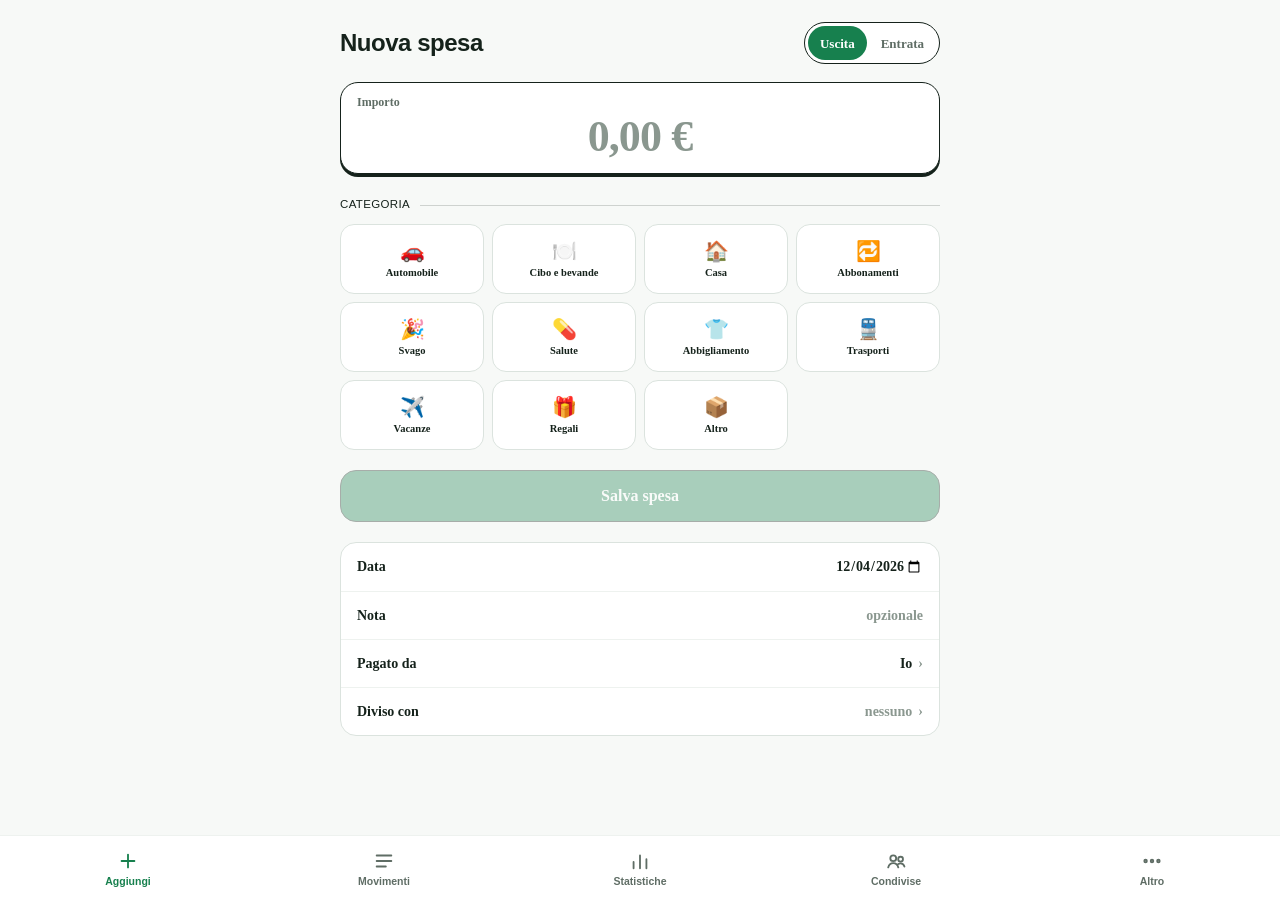
<file: index.html>
<!DOCTYPE html>
<html lang="it">
<head>
<meta charset="UTF-8">
<meta name="viewport" content="width=device-width, initial-scale=1, viewport-fit=cover">
<meta name="theme-color" content="#1f9d63" media="(prefers-color-scheme: light)">
<meta name="theme-color" content="#0a0f0c" media="(prefers-color-scheme: dark)">
<meta http-equiv="Content-Security-Policy" content="
  default-src 'self';
  script-src 'self' https://accounts.google.com https://apis.google.com;
  connect-src 'self' https://www.googleapis.com https://accounts.google.com;
  style-src 'self' 'unsafe-inline' https://fonts.googleapis.com;
  font-src 'self' https://fonts.gstatic.com;
  img-src 'self' data: blob:;
  frame-src https://accounts.google.com https://content.googleapis.com;
  base-uri 'self';
  object-src 'none';
  form-action 'self';
">
<title>Spese</title>
<link rel="manifest" href="manifest.webmanifest">
<link rel="icon" href="favicon.png" type="image/png" sizes="48x48">
<link rel="apple-touch-icon" href="apple-touch-icon.png" sizes="180x180">
<link rel="preconnect" href="https://fonts.googleapis.com">
<link rel="preconnect" href="https://fonts.gstatic.com" crossorigin>
<link href="https://fonts.googleapis.com/css2?family=Anton&family=Bowlby+One+SC&family=Bungee&family=Manrope:wght@400;500;600;700;800&family=Monoton&family=Permanent+Marker&family=Rubik+Mono+One&display=swap" rel="stylesheet">
<link rel="stylesheet" href="style.css">
</head>
<body>
<main class="app-scroll">

<!-- INSERIMENTO -->
<section id="view-add" class="view active">
  <div class="add-head">
    <h1 class="page-title" id="addTitle">Nuova spesa</h1>
    <div class="type-toggle" id="typeToggle">
      <button class="selected" data-type="expense">Uscita</button>
      <button data-type="income">Entrata</button>
    </div>
  </div>
  <div class="amount-wrap">
    <div class="amount-label" id="amountLabel">Importo</div>
    <input id="amountInput" type="text" inputmode="decimal" placeholder="0,00 €" autocomplete="off">
  </div>
  <div class="section-label">CATEGORIA</div>
  <div class="cat-grid" id="catGrid"></div>
  <div class="sub-wrap" id="subWrap">
    <div class="section-label" id="subLabel">SOTTOCATEGORIA</div>
    <div class="sub-list" id="subList"></div>
  </div>
  <!-- Salva sopra il riquadro dei dettagli: sempre visibile senza scorrere -->
  <button class="btn-primary" id="saveBtn" disabled>Salva spesa</button>
  <div class="field-list">
    <label class="field-row"><span>Data</span><input type="date" id="dateInput"></label>
    <label class="field-row"><span>Nota</span><input type="text" id="noteInput" placeholder="opzionale"></label>
    <div class="field-row share-row" id="eventRow" role="button" tabindex="0" aria-haspopup="dialog" hidden><span class="lbl2">Evento<small id="eventHint"></small></span><span class="val" id="eventVal"></span></div>
    <div class="field-row share-row" id="payerRow" role="button" tabindex="0" aria-haspopup="dialog" hidden><span>Pagato da</span><span class="val" id="payerVal"></span></div>
    <div class="field-row share-row" id="splitRow" role="button" tabindex="0" aria-haspopup="dialog" hidden><span>Diviso con</span><span class="val" id="splitVal"></span></div>
  </div>
  <div class="split-summary" id="splitSummary" aria-live="polite" hidden></div>
  <button class="btn-danger-link" id="deleteBtn" style="display:none;width:100%;margin-top:12px;padding:10px">Elimina movimento</button>
</section>

<!-- MOVIMENTI -->
<section id="view-list" class="view">
  <h1 class="page-title">Movimenti</h1>
  <input type="search" id="searchInput" placeholder="Cerca (categoria, nota, importo, persona)…" autocomplete="off">
  <div id="expList"></div>
</section>

<!-- STATISTICHE -->
<section id="view-stats" class="view">
  <h1 class="page-title">Statistiche</h1>
  <div class="period-bar">
    <button id="prevPeriod">‹</button>
    <select id="periodType">
      <option value="day">Giorno</option>
      <option value="week">Settimana</option>
      <option value="month" selected>Mese</option>
      <option value="year">Anno</option>
    </select>
    <button id="nextPeriod">›</button>
  </div>
  <div class="card total-card">
    <div class="period-label" id="periodLabel"></div>
    <div class="total-big" id="statTotal">0,00 €</div>
    <div class="compare" id="statCompare"></div>
    <div class="balance-row" id="statBalance"></div>
  </div>
  <div id="insightWrap"></div>
  <div class="filter-chips" id="filterChips"></div>
  <div class="card">
    <h2 style="margin-top:0" id="breakdownTitle">Per categoria</h2>
    <div id="catBars"></div>
  </div>
  <div class="card">
    <h2 style="margin-top:0">Andamento</h2>
    <div class="trend" id="trendChart"></div>
  </div>
  <div class="card" id="cumulativeCard">
    <h2 style="margin-top:0">Saldo cumulato</h2>
    <div id="cumulativeChart"></div>
    <div class="chart-note">Accumulato da quando registri — non è il patrimonio.</div>
  </div>

  <!-- Cruscotto annuale (in coda): KPI raggruppati + tabelle con scroll orizzontale -->
  <div class="dash-year">
    <div class="dash-sub">Anno <span id="dashYear"></span> · calcolo automatico dai Dati</div>
    <div id="dashKpi"></div>

    <div class="dash-block">
      <div class="dash-lbl-row"><span class="dash-lbl">Riepilogo mensile</span><span class="dash-hint">scorri →</span></div>
      <div class="dash-tblcard"><div class="table-scroll"><table class="data-table" id="tblMonthly"></table></div></div>
    </div>

    <div class="dash-block">
      <div class="dash-lbl-row"><span class="dash-lbl">Uscite per categoria / mese</span><span class="dash-hint">scorri →</span></div>
      <div class="dash-tblcard"><div class="table-scroll"><table class="data-table heatmap" id="tblCatMonth"></table></div></div>
    </div>
  </div>
</section>

<!-- BUDGET -->
<section id="view-budget" class="view" data-parent="settings">
  <button class="back-link" data-back="settings">‹ Altro</button>
  <h1 class="page-title">Budget mensili</h1>
  <div class="summary-card" id="budgetSummary"></div>
  <div id="budgetProgress"></div>
  <h2>Obiettivo di risparmio</h2>
  <div id="goalWrap"></div>
  <h2>Imposta budget per categoria</h2>
  <div class="card" id="budgetEditor"></div>
</section>

<!-- CONDIVISE: persone e crediti, eventi (contenuto in F3–F5) -->
<section id="view-share" class="view">
  <h1 class="page-title">Condivise</h1>
  <div class="seg" id="shareSeg" role="tablist">
    <button role="tab" data-pane="people" class="on" aria-selected="true">Persone</button>
    <button role="tab" data-pane="events" aria-selected="false">Eventi</button>
  </div>
  <div class="share-pane" data-pane="people" id="peoplePane"></div>
  <div class="share-pane" data-pane="events" id="eventsPane" hidden></div>
</section>

<!-- SCHEDA PERSONA (RF-P3): contenuto disegnato da people-ui.js -->
<section id="view-person" class="view" data-parent="share">
  <div class="back-row"><button class="back-link" data-back="share">‹ Persone</button>
    <button class="more-btn" id="personMore" aria-label="Gestisci persona">⋯</button></div>
  <div id="personBody"></div>
</section>

<!-- EVENTO: scheda (RF-E5, RF-E6) e form (RF-E1…E3), disegnati da events-ui.js -->
<section id="view-event" class="view" data-parent="share">
  <div class="back-row"><button class="back-link" data-back="share">‹ Eventi</button>
    <button class="more-btn" id="eventMore" aria-label="Gestisci evento">⋯</button></div>
  <div id="eventBody"></div>
</section>
<section id="view-event-form" class="view" data-parent="share">
  <button class="back-link" data-back="share">‹ Eventi</button>
  <div id="eventForm"></div>
</section>

<!-- ALTRO: menu di voci, ognuna apre la sua pagina (RF-N3) -->
<section id="view-settings" class="view">
  <h1 class="page-title">Altro</h1>
  <div class="menu-list">
    <button class="menu-item" data-open="budget"><span class="ico">🎯</span><span class="info"><b>Budget</b><small id="menuBudgetSub">budget mensili e obiettivo di risparmio</small></span><span class="chev">›</span></button>
    <button class="menu-item" data-open="recurring"><span class="ico">🔁</span><span class="info"><b>Spese ricorrenti</b><small id="menuRecSub">mensili e annuali, inserite in automatico</small></span><span class="chev">›</span></button>
    <button class="menu-item" data-open="drive"><span class="ico">☁️</span><span class="info"><b>Backup Google Drive</b><small id="menuDriveSub">backup automatico mensile</small></span><span class="chev">›</span></button>
    <button class="menu-item" data-open="data"><span class="ico">🗂️</span><span class="info"><b>Dati</b><small>esporta, importa, cancella</small></span><span class="chev">›</span></button>
  </div>
</section>

<section id="view-recurring" class="view" data-parent="settings">
  <button class="back-link" data-back="settings">‹ Altro</button>
  <h1 class="page-title">Spese ricorrenti</h1>
  <div class="card">
    <div id="recList"></div>
    <div class="row"><input type="text" id="recName" placeholder="Nome (es. Netflix, Stipendio)"></div>
    <div class="row">
      <select id="recType">
        <option value="expense">Uscita</option>
        <option value="income">Entrata</option>
      </select>
      <input type="number" id="recAmount" placeholder="Importo €" inputmode="decimal" step="0.01" min="0">
      <select id="recFreq">
        <option value="monthly">Mensile</option>
        <option value="yearly">Annuale</option>
      </select>
    </div>
    <div class="row">
      <select id="recCat"></select>
      <select id="recSub"></select>
    </div>
    <div class="row">
      <input type="date" id="recStart" title="Prima scadenza">
    </div>
    <button class="btn-primary" id="recAddBtn">Aggiungi ricorrente</button>
  </div>
</section>

<section id="view-drive" class="view" data-parent="settings">
  <button class="back-link" data-back="settings">‹ Altro</button>
  <h1 class="page-title">Backup Google Drive</h1>
  <div class="card" id="driveCard">
    <div class="drive-status" id="driveStatus"></div>
    <div id="driveClientIdRow">
      <input type="text" id="driveClientIdInput" placeholder="Client ID …apps.googleusercontent.com" autocomplete="off" spellcheck="false">
      <div class="row">
        <button class="btn-secondary" id="driveClientIdSave" style="flex:1">Salva Client ID</button>
      </div>
    </div>
    <div class="row">
      <button class="btn-secondary" id="driveConnectBtn" style="flex:1">Connetti Google Drive</button>
      <button class="btn-secondary" id="driveBackupBtn" style="flex:1">Esegui backup ora</button>
    </div>
    <label class="field-row" id="driveAutoRow" style="margin-top:10px">
      <span>Backup automatico mensile</span>
      <input type="checkbox" id="driveAutoToggle" checked>
    </label>
    <div class="row" style="justify-content:center">
      <button class="btn-danger-link" id="driveClearIdBtn">Rimuovi Client ID</button>
    </div>
  </div>
</section>

<section id="view-data" class="view" data-parent="settings">
  <button class="back-link" data-back="settings">‹ Altro</button>
  <h1 class="page-title">Dati</h1>
  <div class="card">
    <div class="row">
      <button class="btn-secondary" id="exportJsonBtn" style="flex:1">Esporta JSON</button>
      <button class="btn-secondary" id="exportCsvBtn" style="flex:1">Esporta CSV</button>
    </div>
    <div class="row">
      <button class="btn-secondary" id="importBtn" style="flex:1">Importa backup JSON</button>
      <input type="file" id="importFile" accept=".json" hidden>
    </div>
    <div class="row" style="justify-content:center">
      <button class="btn-danger-link" id="wipeBtn">Cancella tutti i dati</button>
    </div>
  </div>
  <h2>Copie di sicurezza sul dispositivo</h2>
  <div class="card" id="snapList"></div>
</section>

</main>

<nav>
  <button data-view="add" class="active">
    <svg class="ico" width="20" height="20" viewBox="0 0 24 24" fill="none" stroke="currentColor" stroke-width="2" stroke-linecap="round"><path d="M12 5v14M5 12h14"/></svg>
    Aggiungi
  </button>
  <button data-view="list">
    <svg class="ico" width="20" height="20" viewBox="0 0 24 24" fill="none" stroke="currentColor" stroke-width="2" stroke-linecap="round"><path d="M4 6h16M4 12h16M4 18h10"/></svg>
    Movimenti
  </button>
  <button data-view="stats">
    <svg class="ico" width="20" height="20" viewBox="0 0 24 24" fill="none" stroke="currentColor" stroke-width="2" stroke-linecap="round"><path d="M5 20v-7M12 20V6M19 20v-10"/></svg>
    Statistiche
  </button>
  <button data-view="share">
    <svg class="ico" width="20" height="20" viewBox="0 0 24 24" fill="none" stroke="currentColor" stroke-width="2" stroke-linecap="round"><circle cx="9" cy="9" r="3.2"/><circle cx="17" cy="10" r="2.6"/><path d="M3.5 19c.8-3 3-4.6 5.5-4.6s4.7 1.6 5.5 4.6M14.5 15.2c.8-.5 1.6-.7 2.5-.7 2 0 3.6 1.3 4.2 3.5"/></svg>
    Condivise
  </button>
  <button data-view="settings">
    <svg class="ico" width="20" height="20" viewBox="0 0 24 24" fill="none" stroke="currentColor" stroke-width="2"><circle cx="5" cy="12" r="1.4"/><circle cx="12" cy="12" r="1.4"/><circle cx="19" cy="12" r="1.4"/></svg>
    Altro
  </button>
</nav>

<div class="toast" id="toast"></div>
<div class="celebrate" id="celebrate"></div>

<script src="https://accounts.google.com/gsi/client" async></script>
<script src="categories.js"></script>
<script src="snapshots.js"></script>
<script src="db.js"></script>
<script src="money.js"></script>
<script src="ledger.js"></script>
<script src="sanitize.js"></script>
<script src="backup.js"></script>
<script src="ui.js"></script>
<script src="people.js"></script>
<script src="drive-config.js"></script>
<script src="drive.js"></script>
<script src="app.js"></script>
<script src="split-ui.js"></script>
<script src="people-ui.js"></script>
<script src="events-ui.js"></script>
</body>
</html>
</file>
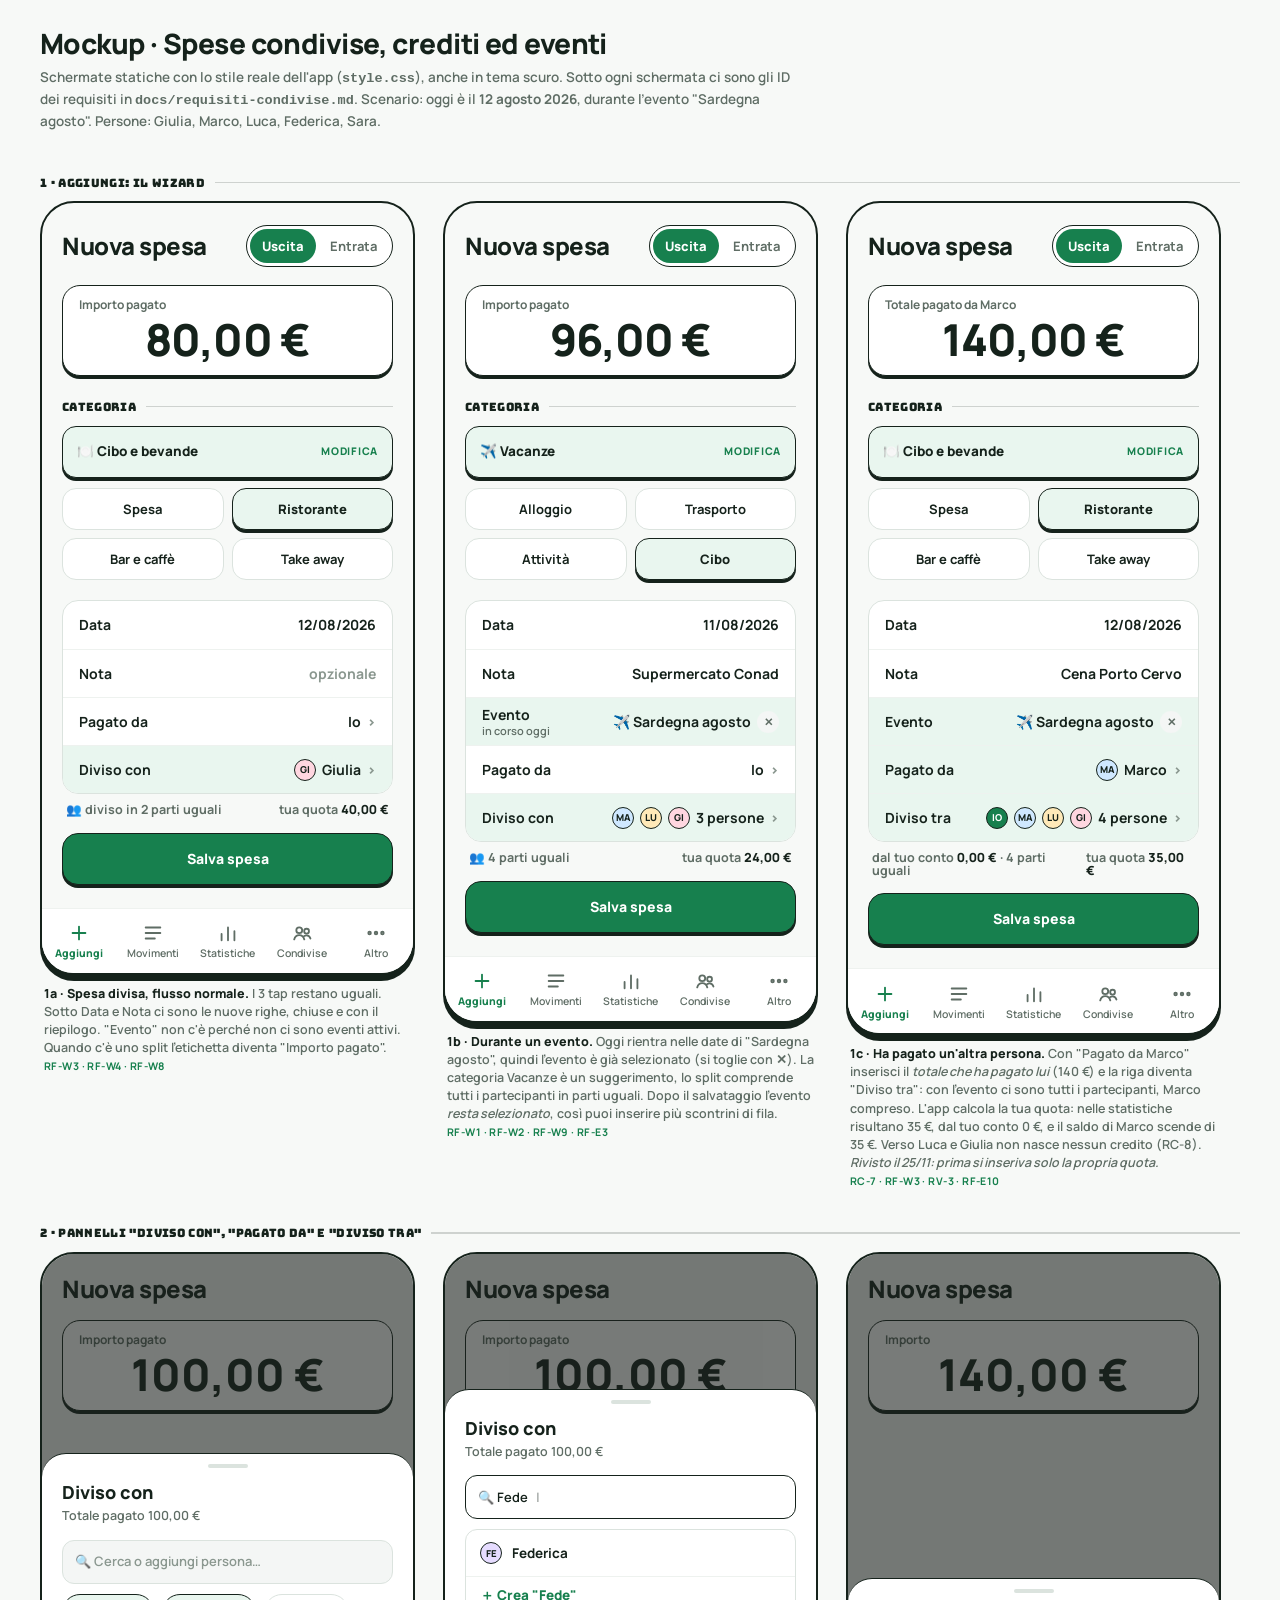
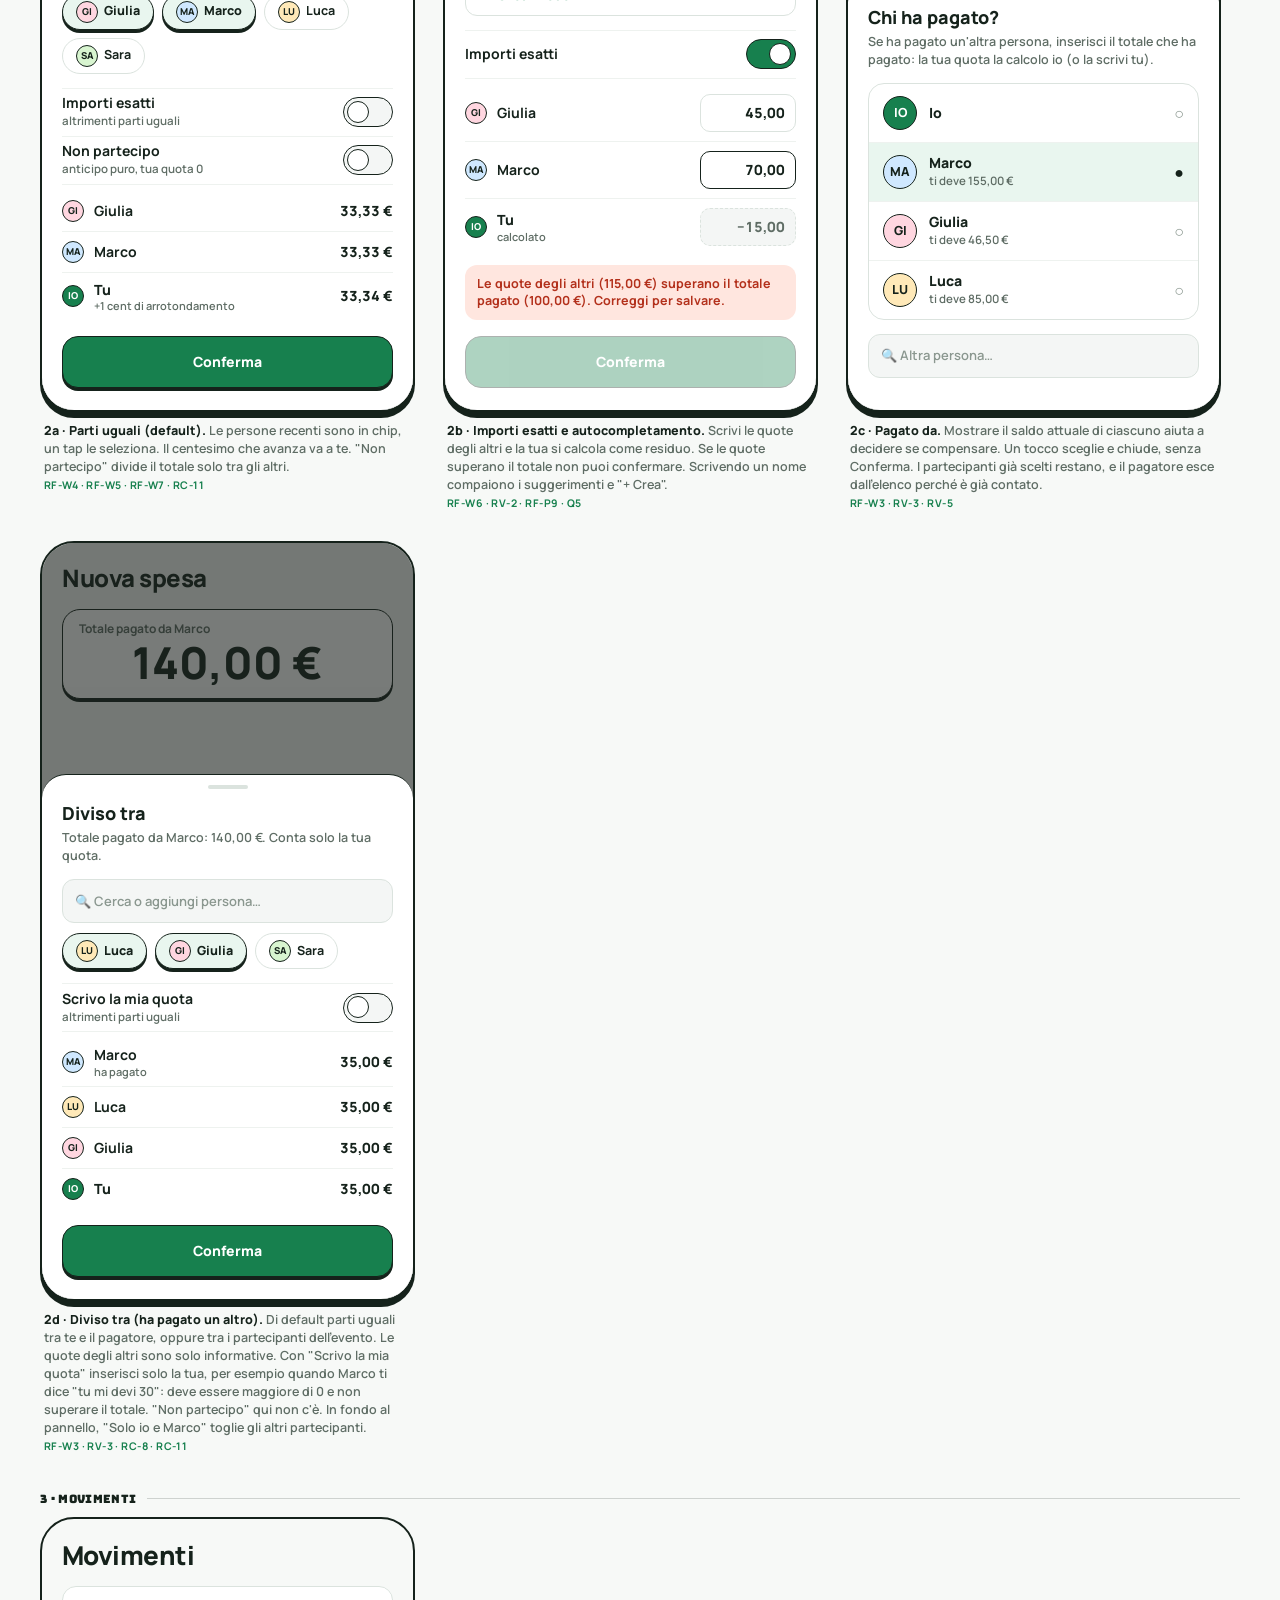
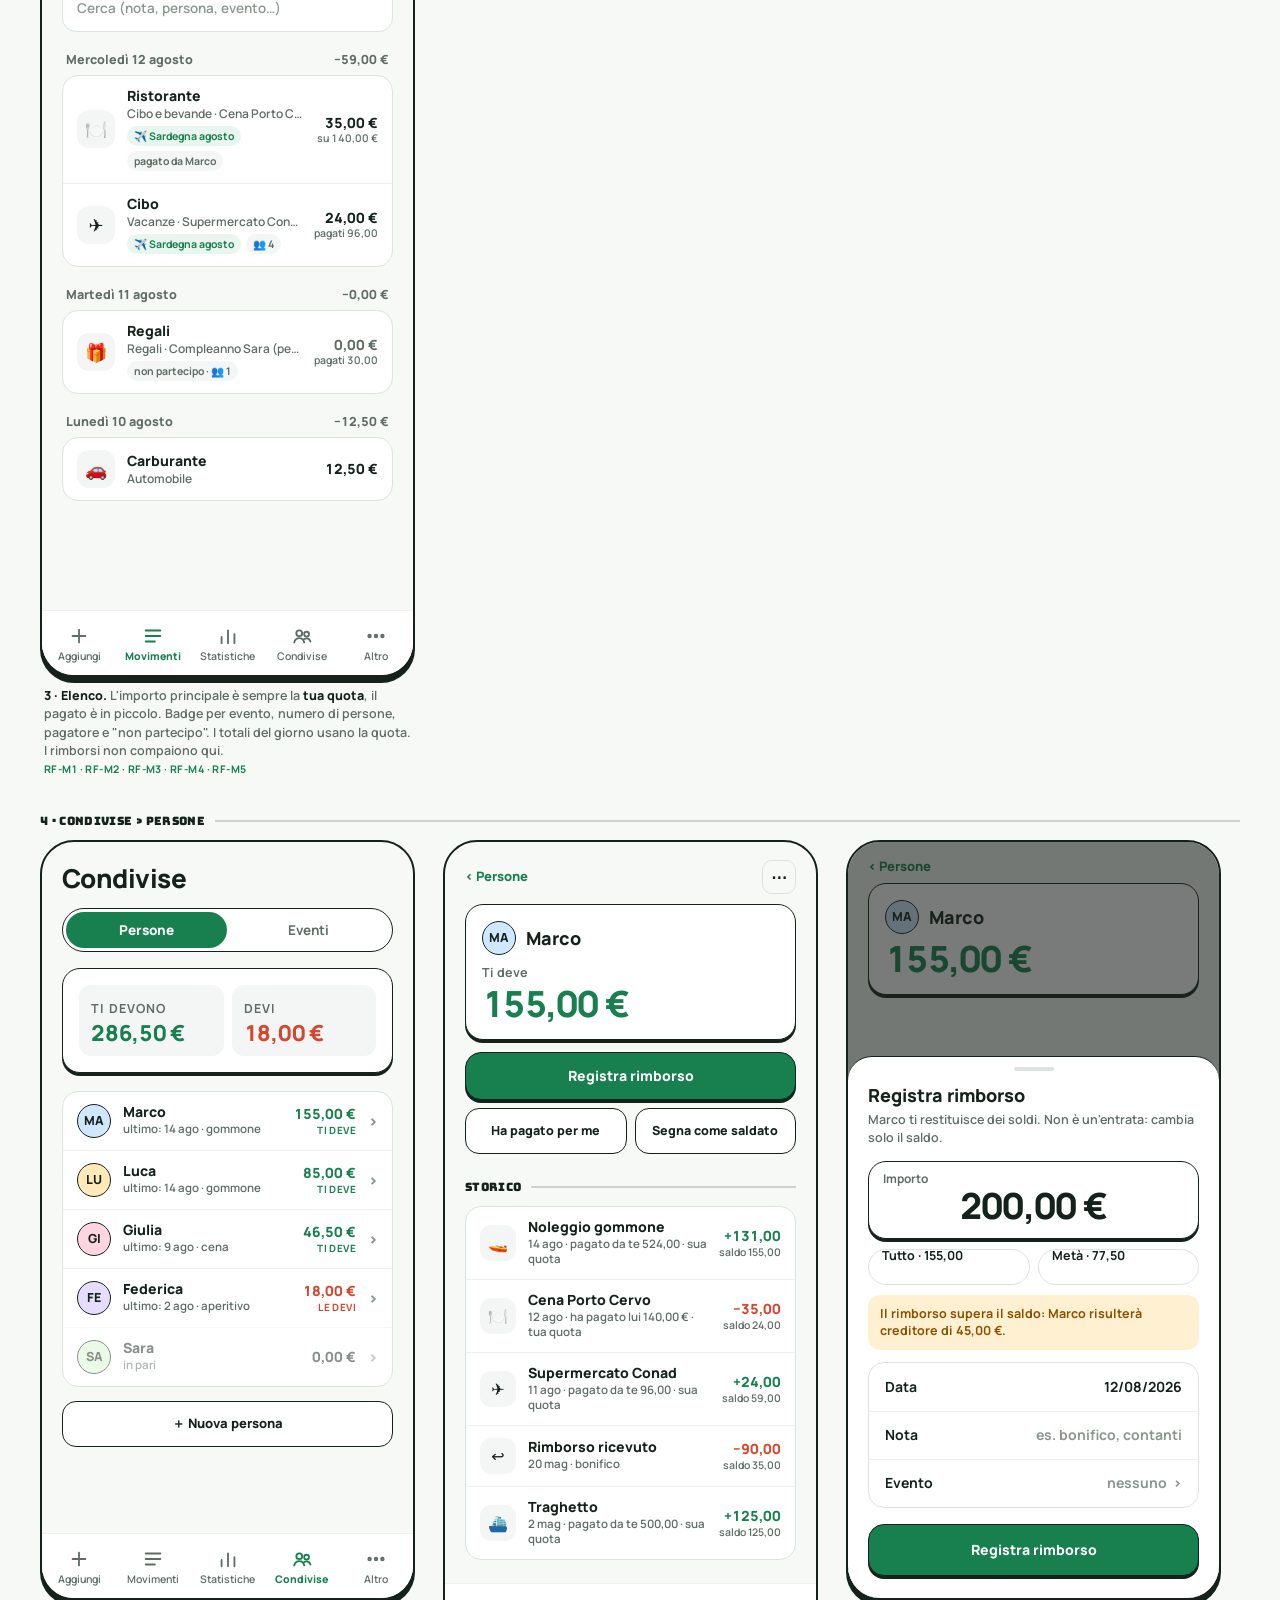
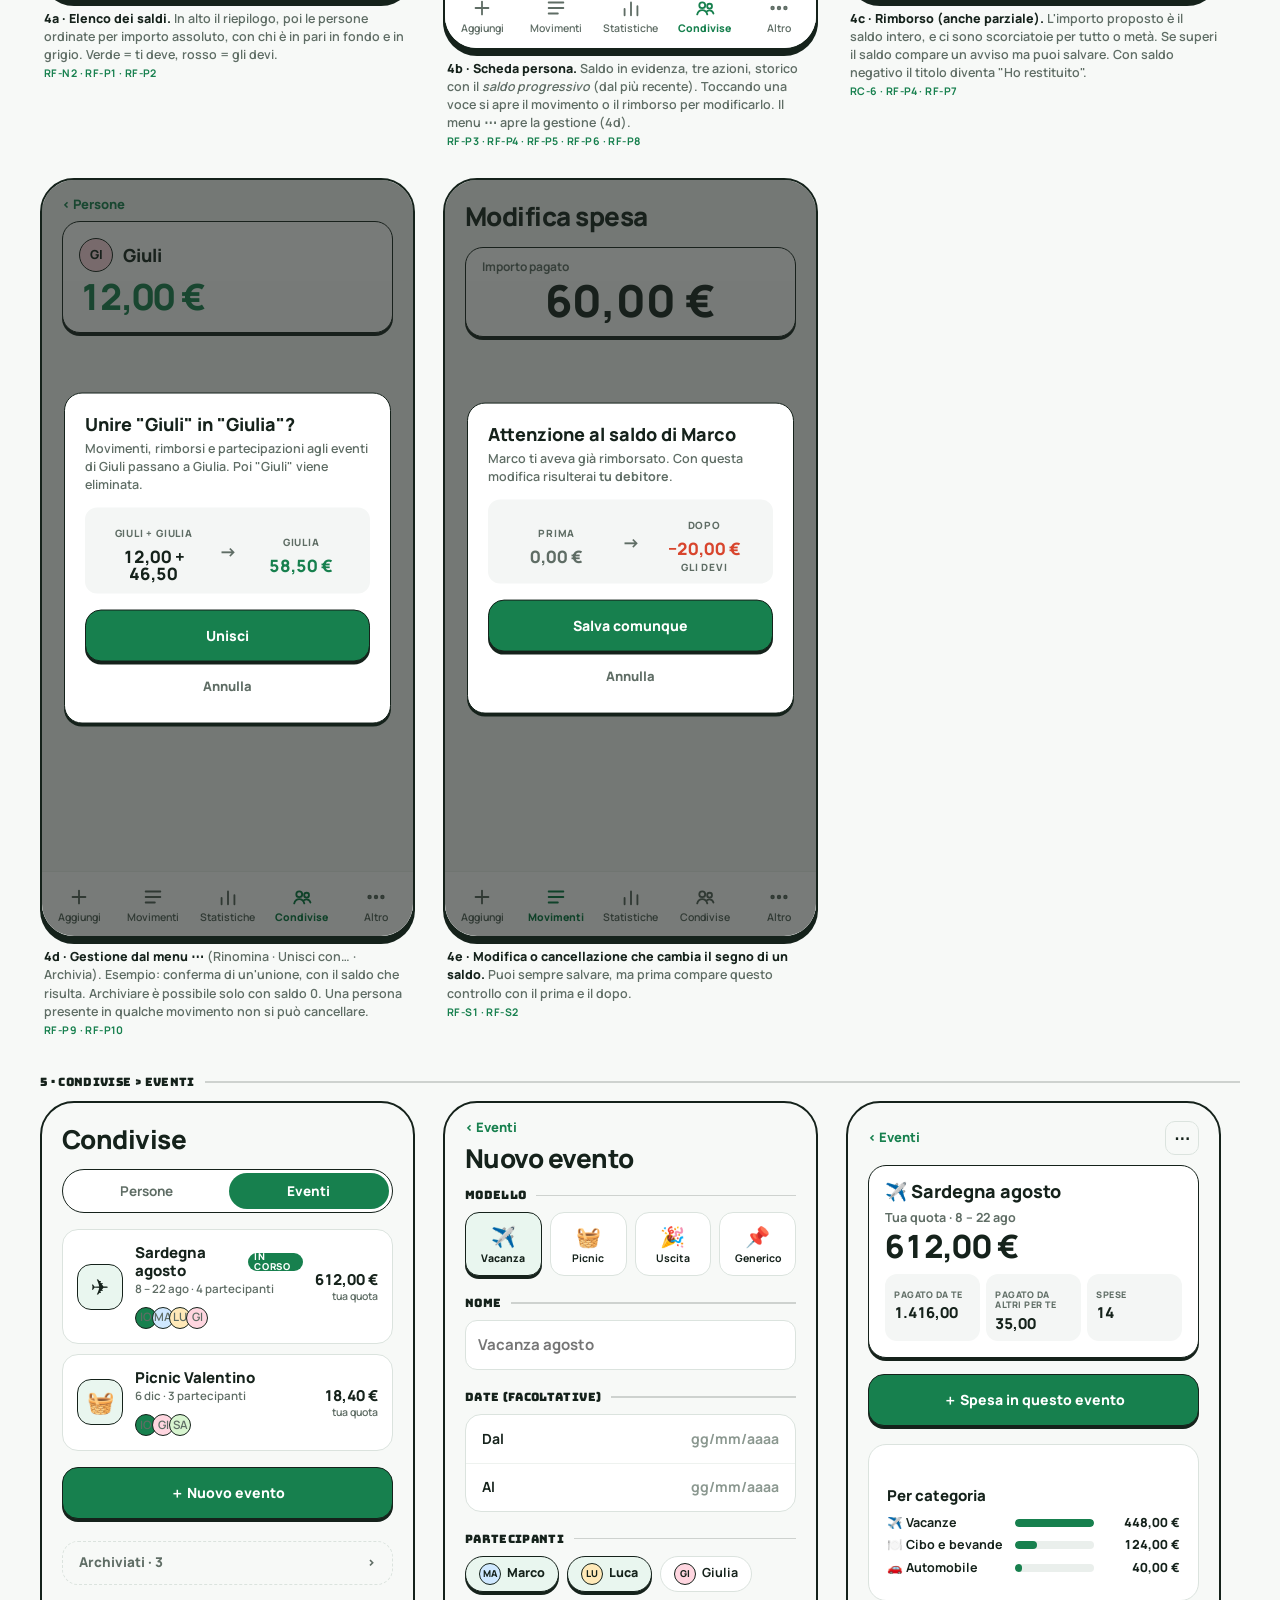
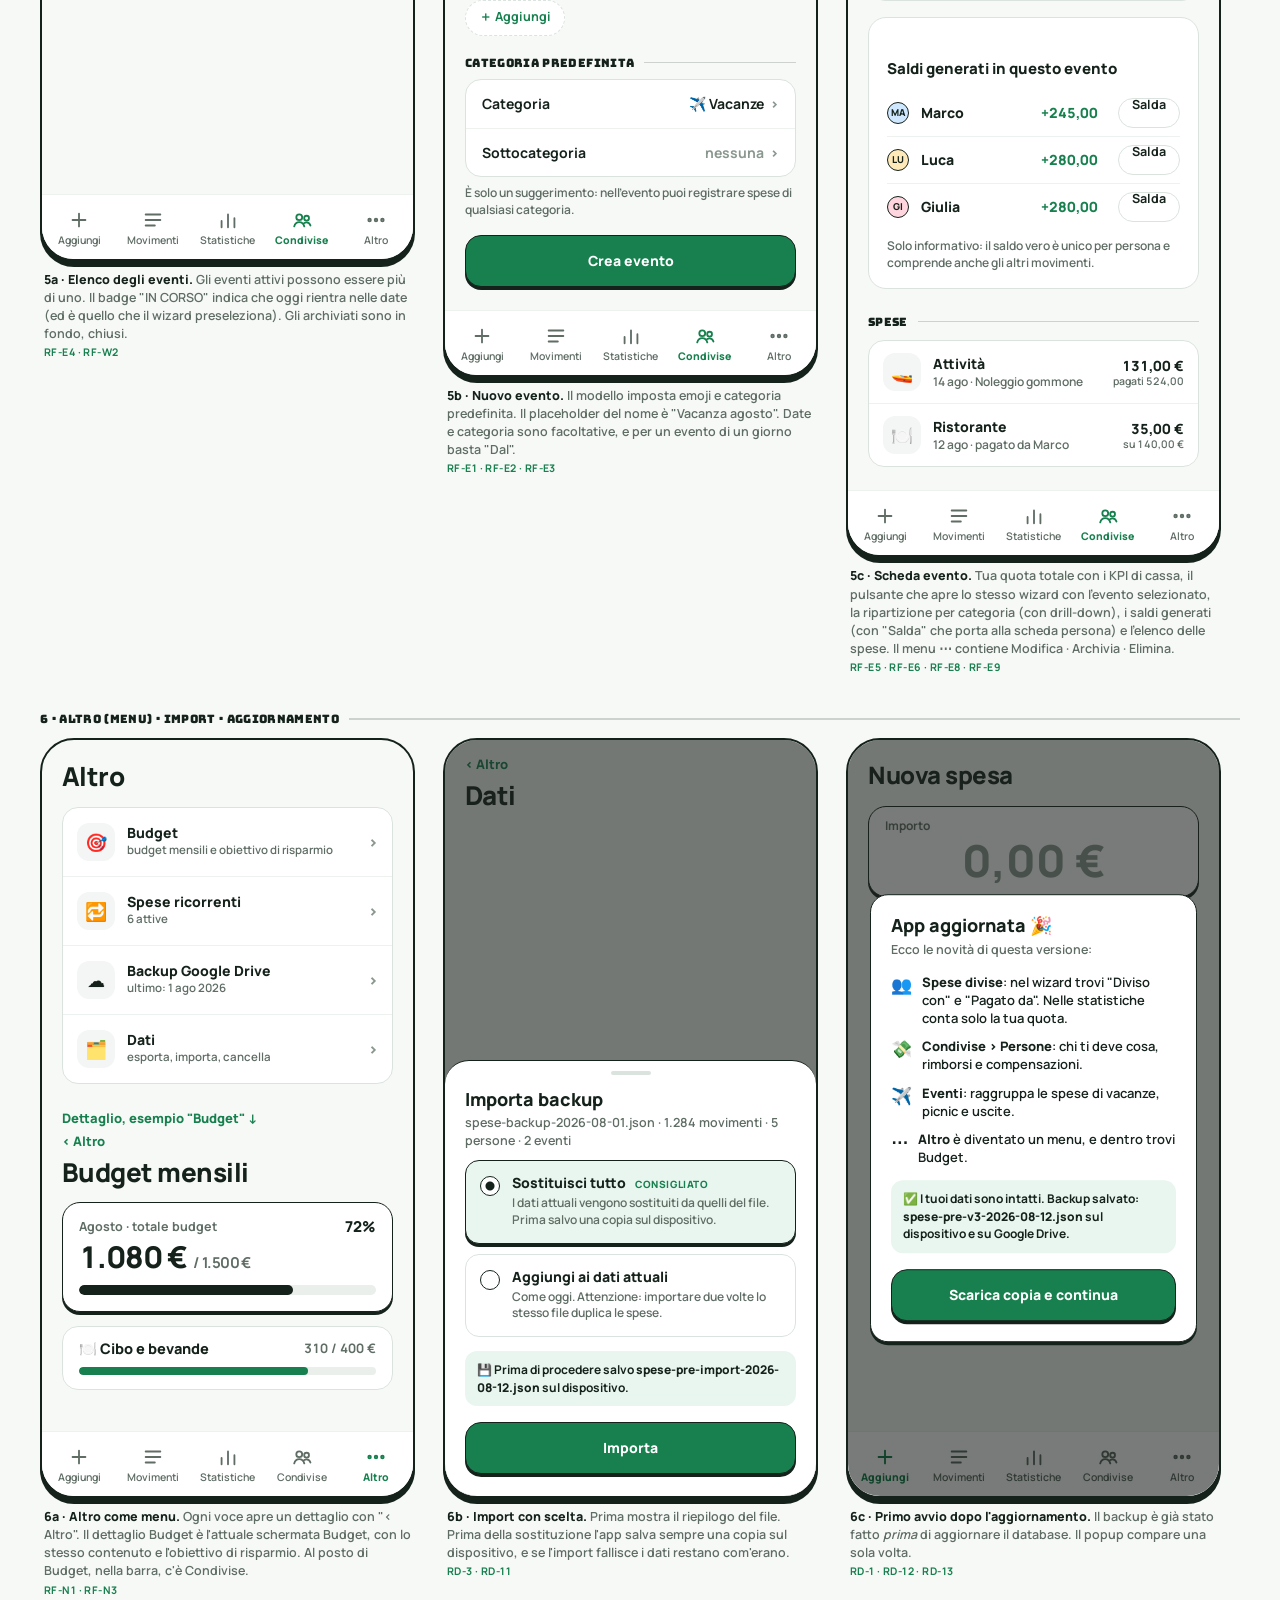
<file: docs/mockup/condivise.html>
<!DOCTYPE html>
<html lang="it">
<head>
<meta charset="UTF-8">
<meta name="viewport" content="width=device-width, initial-scale=1">
<title>Mockup Condivise</title>
<link rel="preconnect" href="https://fonts.googleapis.com">
<link rel="preconnect" href="https://fonts.gstatic.com" crossorigin>
<link href="https://fonts.googleapis.com/css2?family=Bungee&family=Manrope:wght@400;500;600;700;800&display=swap" rel="stylesheet">
<link rel="stylesheet" href="../../style.css">
<style>
/* ---------- Galleria (solo mockup) ---------- */
body { height: auto; overflow: auto; display: block; background: var(--bg); }
.gal-head { max-width: 1240px; margin: 0 auto; padding: 28px 20px 8px; }
.gal-head h1 { font: 800 28px/1.1 'Manrope'; letter-spacing: -.02em; }
.gal-head p { font: 600 13.5px/1.5 'Manrope'; color: var(--muted); margin-top: 8px; max-width: 760px; }
.gal-sec { max-width: 1240px; margin: 0 auto; padding: 0 20px; }
.gal-sec > h2 { margin-top: 36px; }
.gal { display: flex; flex-wrap: wrap; gap: 28px; align-items: flex-start; }
.shot { width: 375px; max-width: 100%; }
.cap { margin: 10px 4px 0; font: 600 12.5px/1.45 'Manrope'; color: var(--muted); }
.cap b { color: var(--text); font-weight: 800; }
.cap .ids { display: inline-block; margin-top: 4px; font: 700 10.5px/1 'Manrope'; letter-spacing: .04em; color: var(--accent); }

/* Telefono */
.phone { position: relative; width: 375px; max-width: 100%; min-height: 760px; display: flex; flex-direction: column;
  background: var(--bg); border: 2px solid var(--ink); border-radius: 34px; overflow: hidden; box-shadow: 0 6px 0 var(--ink); }
.phone .scr { flex: 1; padding: 18px 20px 24px; }
.phone nav { height: 64px; flex: 0 0 auto; }
.phone nav button { pointer-events: none; }

/* ---------- Componenti nuovi (prefisso mo-) ---------- */
.mo-catbar { height: 52px; border: var(--stroke) solid var(--ink); border-radius: var(--radius-md); background: var(--accent-soft);
  box-shadow: var(--block-shadow); display: flex; align-items: center; justify-content: space-between; padding: 0 14px; }
.mo-catbar .n { display: flex; gap: 10px; align-items: center; font: 800 13.5px/1 'Manrope'; }
.mo-catbar .e { font: 800 10.5px/1 'Manrope'; letter-spacing: .07em; color: var(--accent); }
.mo-subs { display: grid; grid-template-columns: 1fr 1fr; gap: 8px; margin-top: 10px; }
.mo-subs .sub-tile { opacity: 1; transform: none; }

.field-row .val { font: 700 14px/1 'Manrope'; color: var(--faint); display: flex; white-space: nowrap; align-items: center; gap: 6px; text-align: right; }
.field-row .val.on { color: var(--text); }
.field-row .val .chev { color: var(--faint); font-weight: 800; }
.field-row .val .x { width: 22px; height: 22px; border-radius: 50%; background: var(--card); display: inline-flex;
  align-items: center; justify-content: center; font-size: 11px; color: var(--muted); }
.field-row.sel { background: var(--accent-soft); }
.field-row .lbl2 { display: flex; flex-direction: column; gap: 3px; }
.field-row .lbl2 small { font: 600 11px/1 'Manrope'; color: var(--muted); }
.mo-quota { display: flex; justify-content: space-between; align-items: center; margin-top: 10px; padding: 0 4px;
  font: 700 12.5px/1 'Manrope'; color: var(--muted); }
.mo-quota b { color: var(--text); font-weight: 800; font-variant-numeric: tabular-nums; }

/* Bottom sheet e dialoghi */
.mo-dim { position: absolute; inset: 0; background: rgba(10,15,12,.55); z-index: 15; }
.mo-sheet { position: absolute; left: 0; right: 0; bottom: 0; z-index: 16; background: var(--surface);
  border-top: var(--stroke) solid var(--ink); border-radius: 24px 24px 0 0; padding: 10px 20px 22px; }
.mo-sheet .handle { width: 40px; height: 4px; border-radius: 4px; background: var(--line); margin: 0 auto 14px; }
.mo-sheet h3, .mo-dialog h3 { font: 800 18px/1.2 'Manrope'; margin-bottom: 4px; }
.mo-sheet .sub, .mo-dialog .sub { font: 600 12.5px/1.45 'Manrope'; color: var(--muted); }
.mo-dialog { position: absolute; left: 22px; right: 22px; top: 50%; transform: translateY(-50%); z-index: 16;
  background: var(--surface); border: var(--stroke) solid var(--ink); box-shadow: var(--block-shadow);
  border-radius: var(--radius-lg); padding: 20px; }
.mo-dialog .btns { display: flex; flex-direction: column; gap: 8px; margin-top: 16px; }
.mo-dialog .btn-primary { margin-top: 0; }
.mo-dialog .btn-secondary { width: 100%; }
.mo-link { background: none; border: none; font: 800 13px/1 'Manrope'; color: var(--muted); padding: 10px; cursor: pointer; }

.mo-search { width: 100%; height: 44px; border-radius: 12px; border: var(--stroke) solid var(--line); background: var(--card);
  padding: 0 12px; display: flex; align-items: center; gap: 8px; font: 600 13px/1 'Manrope'; color: var(--faint); margin: 14px 0 10px; }
.mo-search.typing { color: var(--text); border-color: var(--ink); background: var(--surface); }
.mo-chips { display: flex; flex-wrap: wrap; gap: 8px; }
.mo-chips .chip { display: inline-flex; align-items: center; gap: 6px; }
.chip.add { border-style: dashed; color: var(--accent); }
.mo-suggest { border: var(--stroke) solid var(--line); border-radius: 12px; overflow: hidden; margin-bottom: 10px; }
.mo-suggest div { padding: 12px 14px; font: 700 13.5px/1 'Manrope'; display: flex; align-items: center; gap: 10px; }
.mo-suggest div + div { border-top: 1px solid var(--divider); }
.mo-suggest .new { color: var(--accent); font-weight: 800; }

.mo-opts { display: flex; flex-direction: column; margin: 14px 0 4px; border-top: 1px solid var(--divider); }
.mo-opt { display: flex; justify-content: space-between; align-items: center; min-height: 48px; border-bottom: 1px solid var(--divider);
  font: 700 14px/1.2 'Manrope'; }
.mo-opt small { display: block; font: 600 11.5px/1.3 'Manrope'; color: var(--muted); margin-top: 2px; }
.mo-switch { flex-shrink: 0; position: relative; width: 50px; height: 30px; border: var(--stroke) solid var(--ink);
  border-radius: var(--radius-pill); background: var(--card); }
.mo-switch::after { content: ''; position: absolute; top: 2.5px; left: 3px; width: 22px; height: 22px; border: var(--stroke) solid var(--ink);
  border-radius: 50%; background: var(--surface); box-sizing: border-box; }
.mo-switch.on { background: var(--accent); }
.mo-switch.on::after { transform: translateX(19px); }

.mo-split { margin-top: 6px; }
.mo-split-row { display: flex; align-items: center; gap: 10px; padding: 9px 0; }
.mo-split-row + .mo-split-row { border-top: 1px solid var(--divider); }
.mo-split-row .nm { flex: 1; font: 700 14px/1.1 'Manrope'; }
.mo-split-row .nm small { display: block; font: 600 11px/1 'Manrope'; color: var(--muted); margin-top: 3px; }
.mo-split-row .q { font: 800 14px/1 'Manrope'; font-variant-numeric: tabular-nums; }
.mo-split-row .inp { width: 96px; height: 38px; border-radius: 10px; border: var(--stroke) solid var(--line); background: var(--surface);
  display: flex; align-items: center; justify-content: flex-end; padding: 0 10px; font: 800 14px/1 'Manrope'; font-variant-numeric: tabular-nums; }
.mo-split-row .inp.focus { border-color: var(--ink); }
.mo-split-row .inp.auto { background: var(--card); color: var(--muted); border-style: dashed; }
.mo-split-row.me .nm { font-weight: 800; }
.mo-err { margin-top: 10px; padding: 10px 12px; border-radius: 12px; background: #ffe6df; color: #b3301b; font: 700 12.5px/1.4 'Manrope'; }
.mo-warn { margin-top: 10px; padding: 10px 12px; border-radius: 12px; background: #fff0d1; color: #8a5200; font: 700 12.5px/1.4 'Manrope'; }
@media (prefers-color-scheme: dark) {
  .mo-err { background: #3a1812; color: #ff8a78; }
  .mo-warn { background: #3a2a0e; color: #ffc267; }
}
.mo-total { display: flex; justify-content: space-between; align-items: baseline; padding: 12px 0 0; margin-top: 4px;
  border-top: var(--stroke) solid var(--rule); font: 700 13px/1 'Manrope'; color: var(--muted); }
.mo-total b { font: 800 16px/1 'Manrope'; color: var(--text); font-variant-numeric: tabular-nums; }

.av { width: 34px; height: 34px; border-radius: 50%; flex-shrink: 0; display: inline-flex; align-items: center; justify-content: center;
  font: 800 12.5px/1 'Manrope'; color: #15221b; border: var(--stroke) solid var(--ink); }
.av.s { width: 22px; height: 22px; font-size: 9.5px; border-width: 1px; }
.av.a1 { background: #ffd6e0; } .av.a2 { background: #cfe8ff; } .av.a3 { background: #ffe9b8; } .av.a4 { background: #d8f5d0; } .av.a5 { background: #e6dcff; }
.av.me { background: var(--accent); color: var(--on-accent); }

/* Movimenti: extra */
.exp-item .info .meta { display: flex; flex-wrap: wrap; gap: 5px; margin-top: 5px; }
.tag { display: inline-flex; align-items: center; gap: 4px; height: 20px; padding: 0 7px; border-radius: var(--radius-pill);
  background: var(--card); font: 700 10.5px/1 'Manrope'; color: var(--muted); white-space: nowrap; }
.tag.evt { background: var(--accent-soft); color: var(--accent); }
.exp-item .amtcol { display: flex; flex-direction: column; align-items: flex-end; gap: 3px; }
.exp-item .amtcol small { font: 600 10.5px/1 'Manrope'; color: var(--muted); font-variant-numeric: tabular-nums; }
.exp-item .amt.zero { color: var(--muted); }

/* Condivise */
.mo-seg { display: flex; gap: 2px; background: var(--surface); border: var(--stroke) solid var(--ink); border-radius: var(--radius-pill);
  padding: 3px; margin-bottom: 16px; }
.mo-seg button { flex: 1; border: none; background: transparent; height: 36px; border-radius: var(--radius-pill);
  font: 700 13.5px/1 'Manrope'; color: var(--muted); }
.mo-seg button.on { background: var(--accent); color: var(--on-accent); font-weight: 800; }
.mo-owe { display: grid; grid-template-columns: 1fr 1fr; gap: 8px; }
.mo-owe > div { padding: 12px; border-radius: 12px; background: var(--card); display: flex; flex-direction: column; gap: 6px; }
.mo-owe .lbl { font: 800 10px/1 'Manrope'; letter-spacing: .08em; text-transform: uppercase; color: var(--muted); }
.mo-owe b { font: 800 22px/1 'Manrope'; font-variant-numeric: tabular-nums; letter-spacing: -.01em; }
.pos { color: var(--accent); } .neg { color: var(--danger); } .muted { color: var(--muted); }
.mo-list { background: var(--surface); border: var(--stroke) solid var(--line); border-radius: 16px; overflow: hidden; }
.mo-li { display: flex; align-items: center; gap: 12px; padding: 12px 14px; }
.mo-li + .mo-li { border-top: 1px solid var(--divider); }
.mo-li .info { flex: 1; min-width: 0; }
.mo-li .info .t { font: 800 14px/1.15 'Manrope'; }
.mo-li .info .s { font: 600 11.5px/1.3 'Manrope'; color: var(--muted); margin-top: 2px; }
.mo-li .r { text-align: right; font: 800 14px/1 'Manrope'; font-variant-numeric: tabular-nums; }
.mo-li .r small { display: block; font: 700 10px/1 'Manrope'; letter-spacing: .04em; text-transform: uppercase; margin-top: 4px; }
.mo-li.zero { opacity: .5; }
.mo-li .chev { color: var(--faint); font: 800 16px/1 'Manrope'; }
.mo-fab { display: flex; gap: 8px; margin-top: 14px; }
.mo-fab .btn-secondary { flex: 1; }

.mo-back { display: flex; align-items: center; justify-content: space-between; margin-bottom: 10px; font: 800 13px/1 'Manrope'; color: var(--accent); }
.mo-back .more { width: 34px; height: 34px; border-radius: 10px; border: var(--stroke) solid var(--line); display: inline-flex;
  align-items: center; justify-content: center; color: var(--text); font-size: 16px; }
.mo-hero { background: var(--surface); border: var(--stroke) solid var(--ink); box-shadow: var(--block-shadow);
  border-radius: var(--radius-lg); padding: 16px; display: flex; flex-direction: column; gap: 6px; }
.mo-hero .who { display: flex; align-items: center; gap: 10px; font: 800 18px/1 'Manrope'; }
.mo-hero .lbl { font: 700 12.5px/1 'Manrope'; color: var(--muted); margin-top: 6px; }
.mo-hero .big { font: 800 36px/1.05 'Manrope'; letter-spacing: -.02em; font-variant-numeric: tabular-nums; }
.mo-actions { display: grid; grid-template-columns: 1fr 1fr; gap: 8px; margin-top: 12px; }
.mo-actions .btn-primary { grid-column: 1 / -1; margin-top: 0; height: 48px; }
.mo-actions .btn-secondary { font-size: 12.5px; }

.mo-tl .mo-li .ico { width: 36px; height: 36px; border-radius: 11px; background: var(--card); display: inline-flex; align-items: center;
  justify-content: center; font-size: 16px; flex-shrink: 0; }
.mo-tl .mo-li .r .d { display: block; font: 600 10.5px/1 'Manrope'; color: var(--muted); margin-top: 4px; text-transform: none; letter-spacing: 0; }

.mo-amount-sm { background: var(--surface); border: var(--stroke) solid var(--ink); box-shadow: var(--block-shadow); border-radius: var(--radius-lg);
  padding: 10px 14px 12px; margin-top: 14px; }
.mo-amount-sm .l { font: 700 12px/1.2 'Manrope'; color: var(--muted); }
.mo-amount-sm .v { font: 800 36px/1.1 'Manrope'; text-align: center; letter-spacing: -.02em; font-variant-numeric: tabular-nums; }
.mo-quick { display: flex; gap: 8px; margin-top: 10px; }
.mo-quick .chip { flex: 1; }

/* Diff saldo */
.mo-diff { display: grid; grid-template-columns: 1fr auto 1fr; align-items: center; gap: 8px; margin-top: 14px; padding: 12px;
  border-radius: 12px; background: var(--card); text-align: center; }
.mo-diff .lbl { font: 800 10px/1 'Manrope'; letter-spacing: .08em; text-transform: uppercase; color: var(--muted); }
.mo-diff b { display: block; font: 800 17px/1 'Manrope'; margin-top: 6px; font-variant-numeric: tabular-nums; }
.mo-diff .arrow { font: 800 18px/1 'Manrope'; color: var(--muted); }

/* Eventi */
.mo-evt { background: var(--surface); border: var(--stroke) solid var(--line); border-radius: 16px; padding: 14px; display: flex; gap: 12px; align-items: center; }
.mo-evt + .mo-evt { margin-top: 10px; }
.mo-evt .em { width: 46px; height: 46px; border-radius: 14px; background: var(--accent-soft); display: inline-flex; align-items: center;
  justify-content: center; font-size: 22px; flex-shrink: 0; border: var(--stroke) solid var(--ink); }
.mo-evt .info { flex: 1; min-width: 0; }
.mo-evt .t { font: 800 15px/1.15 'Manrope'; display: flex; align-items: center; gap: 6px; }
.mo-evt .s { font: 600 11.5px/1.3 'Manrope'; color: var(--muted); margin-top: 3px; }
.mo-evt .avs { display: flex; margin-top: 7px; }
.mo-evt .avs .av { margin-right: -5px; }
.mo-evt .r { text-align: right; font: 800 15px/1 'Manrope'; font-variant-numeric: tabular-nums; }
.mo-evt .r small { display: block; font: 600 10.5px/1 'Manrope'; color: var(--muted); margin-top: 4px; }
.live { display: inline-flex; height: 18px; padding: 0 6px; align-items: center; border-radius: var(--radius-pill);
  background: var(--accent); color: var(--on-accent); font: 800 9.5px/1 'Manrope'; letter-spacing: .06em; }
.mo-collapse { display: flex; justify-content: space-between; align-items: center; margin-top: 22px; padding: 14px 16px;
  border-radius: 16px; border: var(--stroke) dashed var(--line); font: 800 13.5px/1 'Manrope'; color: var(--muted); }

.mo-tpl { display: grid; grid-template-columns: repeat(4, 1fr); gap: 8px; }
.mo-tpl .cat-btn { height: 64px; display: flex; flex-direction: column; align-items: center; justify-content: center; gap: 4px; }
.mo-tpl .cat-btn span { font-size: 20px; }
.mo-form .field-list { margin-top: 0; }
.mo-form .section-label { margin: 20px 0 10px; }
.mo-form input[type=text] { height: 50px; font-size: 15px; font-weight: 700; }

.mo-kpi { display: grid; grid-template-columns: 1fr 1fr 1fr; gap: 6px; margin-top: 4px; }
.mo-kpi > div { padding: 10px 9px; border-radius: 12px; background: var(--card); display: flex; flex-direction: column; gap: 5px; }
.mo-kpi .lbl { font: 800 9px/1.15 'Manrope'; letter-spacing: .06em; text-transform: uppercase; color: var(--muted); }
.mo-kpi b { font: 800 15px/1 'Manrope'; font-variant-numeric: tabular-nums; }
.mo-hero .big.sm { font-size: 32px; }

/* Altro: menu */
.mo-menu .mo-li { padding: 15px 14px; }
.mo-menu .mo-li .ico { width: 38px; height: 38px; border-radius: 12px; background: var(--card); display: inline-flex; align-items: center;
  justify-content: center; font-size: 18px; flex-shrink: 0; }

/* Popup aggiornamento */
.mo-news { list-style: none; display: flex; flex-direction: column; gap: 10px; margin-top: 14px; }
.mo-news li { display: flex; gap: 10px; font: 600 13px/1.4 'Manrope'; }
.mo-news li span:first-child { font-size: 17px; }
.mo-news b { font-weight: 800; }
.mo-ok { margin-top: 14px; padding: 10px 12px; border-radius: 12px; background: var(--accent-soft); font: 700 12px/1.45 'Manrope'; }
.mo-ok b { font-weight: 800; }
.mo-radio { display: flex; gap: 12px; align-items: flex-start; padding: 14px; border-radius: 14px; border: var(--stroke) solid var(--line); margin-top: 10px; }
.mo-radio.on { border-color: var(--ink); box-shadow: var(--block-shadow); background: var(--accent-soft); }
.mo-radio .dot { width: 20px; height: 20px; border-radius: 50%; border: var(--stroke) solid var(--ink); flex-shrink: 0; margin-top: 1px; background: var(--surface); }
.mo-radio.on .dot { background: radial-gradient(circle, var(--ink) 0 4px, var(--surface) 5px); }
.mo-radio .t { font: 800 14px/1.2 'Manrope'; }
.mo-radio .s { font: 600 12px/1.4 'Manrope'; color: var(--muted); margin-top: 3px; }
.rec { font: 800 10px/1 'Manrope'; letter-spacing: .06em; color: var(--accent); margin-left: 6px; }
</style>
</head>
<body>

<!-- SVG icone della tab bar (riusate) -->
<svg width="0" height="0" style="position:absolute">
  <symbol id="i-add" viewBox="0 0 24 24"><path d="M12 5v14M5 12h14" fill="none" stroke="currentColor" stroke-width="2" stroke-linecap="round"/></symbol>
  <symbol id="i-list" viewBox="0 0 24 24"><path d="M4 6h16M4 12h16M4 18h10" fill="none" stroke="currentColor" stroke-width="2" stroke-linecap="round"/></symbol>
  <symbol id="i-stats" viewBox="0 0 24 24"><path d="M5 20v-7M12 20V6M19 20v-10" fill="none" stroke="currentColor" stroke-width="2" stroke-linecap="round"/></symbol>
  <symbol id="i-share" viewBox="0 0 24 24"><g fill="none" stroke="currentColor" stroke-width="2" stroke-linecap="round"><circle cx="9" cy="9" r="3.2"/><circle cx="17" cy="10" r="2.6"/><path d="M3.5 19c.8-3 3-4.6 5.5-4.6s4.7 1.6 5.5 4.6M14.5 15.2c.8-.5 1.6-.7 2.5-.7 2 0 3.6 1.3 4.2 3.5"/></g></symbol>
  <symbol id="i-more" viewBox="0 0 24 24"><g fill="none" stroke="currentColor" stroke-width="2"><circle cx="5" cy="12" r="1.4"/><circle cx="12" cy="12" r="1.4"/><circle cx="19" cy="12" r="1.4"/></g></symbol>
</svg>

<template id="nav-tpl">
  <nav>
    <button data-v="add"><svg class="ico"><use href="#i-add"/></svg>Aggiungi</button>
    <button data-v="list"><svg class="ico"><use href="#i-list"/></svg>Movimenti</button>
    <button data-v="stats"><svg class="ico"><use href="#i-stats"/></svg>Statistiche</button>
    <button data-v="share"><svg class="ico"><use href="#i-share"/></svg>Condivise</button>
    <button data-v="more"><svg class="ico"><use href="#i-more"/></svg>Altro</button>
  </nav>
</template>

<header class="gal-head">
  <h1>Mockup · Spese condivise, crediti ed eventi</h1>
  <p>Schermate statiche con lo stile reale dell'app (<code>style.css</code>), anche in tema scuro. Sotto ogni schermata ci sono gli ID dei requisiti in <code>docs/requisiti-condivise.md</code>.
  Scenario: oggi è il <b>12 agosto 2026</b>, durante l'evento "Sardegna agosto". Persone: Giulia, Marco, Luca, Federica, Sara.</p>
</header>

<!-- ============ 1. WIZARD ============ -->
<section class="gal-sec">
  <h2>1 · Aggiungi: il wizard</h2>
  <div class="gal">

    <!-- 1a -->
    <div class="shot">
      <div class="phone" data-nav="add"><div class="scr">
        <div class="add-head"><h1 class="page-title">Nuova spesa</h1>
          <div class="type-toggle"><button class="selected">Uscita</button><button>Entrata</button></div></div>
        <div class="amount-wrap"><div class="amount-label">Importo pagato</div>
          <div style="font:800 44px/1 'Manrope';text-align:center;letter-spacing:-.02em">80,00 €</div></div>
        <div class="section-label">CATEGORIA</div>
        <div class="mo-catbar"><span class="n">🍽️ Cibo e bevande</span><span class="e">MODIFICA</span></div>
        <div class="mo-subs">
          <div class="sub-tile">Spesa</div><div class="sub-tile selected">Ristorante</div>
          <div class="sub-tile">Bar e caffè</div><div class="sub-tile">Take away</div>
        </div>
        <div class="field-list">
          <div class="field-row"><span>Data</span><span class="val on">12/08/2026</span></div>
          <div class="field-row"><span>Nota</span><span class="val">opzionale</span></div>
          <div class="field-row"><span>Pagato da</span><span class="val on">Io <span class="chev">›</span></span></div>
          <div class="field-row sel"><span>Diviso con</span><span class="val on"><span class="av s a1">GI</span> Giulia <span class="chev">›</span></span></div>
        </div>
        <div class="mo-quota"><span>👥 diviso in 2 parti uguali</span><span>tua quota <b>40,00 €</b></span></div>
        <button class="btn-primary">Salva spesa</button>
      </div></div>
      <p class="cap"><b>1a · Spesa divisa, flusso normale.</b> I 3 tap restano uguali. Sotto Data e Nota ci sono le nuove righe, chiuse e con il riepilogo. "Evento" non c'è perché non ci sono eventi attivi. Quando c'è uno split l'etichetta diventa "Importo pagato".<br><span class="ids">RF-W3 · RF-W4 · RF-W8</span></p>
    </div>

    <!-- 1b -->
    <div class="shot">
      <div class="phone" data-nav="add"><div class="scr">
        <div class="add-head"><h1 class="page-title">Nuova spesa</h1>
          <div class="type-toggle"><button class="selected">Uscita</button><button>Entrata</button></div></div>
        <div class="amount-wrap"><div class="amount-label">Importo pagato</div>
          <div style="font:800 44px/1 'Manrope';text-align:center;letter-spacing:-.02em">96,00 €</div></div>
        <div class="section-label">CATEGORIA</div>
        <div class="mo-catbar"><span class="n">✈️ Vacanze</span><span class="e">MODIFICA</span></div>
        <div class="mo-subs">
          <div class="sub-tile">Alloggio</div><div class="sub-tile">Trasporto</div>
          <div class="sub-tile">Attività</div><div class="sub-tile selected">Cibo</div>
        </div>
        <div class="field-list">
          <div class="field-row"><span>Data</span><span class="val on">11/08/2026</span></div>
          <div class="field-row"><span>Nota</span><span class="val on">Supermercato Conad</span></div>
          <div class="field-row sel"><span class="lbl2">Evento<small>in corso oggi</small></span><span class="val on">✈️ Sardegna agosto <span class="x">✕</span></span></div>
          <div class="field-row"><span>Pagato da</span><span class="val on">Io <span class="chev">›</span></span></div>
          <div class="field-row sel"><span>Diviso con</span><span class="val on"><span class="av s a2">MA</span><span class="av s a3">LU</span><span class="av s a1">GI</span> 3 persone <span class="chev">›</span></span></div>
        </div>
        <div class="mo-quota"><span>👥 4 parti uguali</span><span>tua quota <b>24,00 €</b></span></div>
        <button class="btn-primary">Salva spesa</button>
      </div></div>
      <p class="cap"><b>1b · Durante un evento.</b> Oggi rientra nelle date di "Sardegna agosto", quindi l'evento è già selezionato (si toglie con ✕). La categoria Vacanze è un suggerimento, lo split comprende tutti i partecipanti in parti uguali. Dopo il salvataggio l'evento <i>resta selezionato</i>, così puoi inserire più scontrini di fila.<br><span class="ids">RF-W1 · RF-W2 · RF-W9 · RF-E3</span></p>
    </div>

    <!-- 1c -->
    <div class="shot">
      <div class="phone" data-nav="add"><div class="scr">
        <div class="add-head"><h1 class="page-title">Nuova spesa</h1>
          <div class="type-toggle"><button class="selected">Uscita</button><button>Entrata</button></div></div>
        <div class="amount-wrap"><div class="amount-label">Totale pagato da Marco</div>
          <div style="font:800 44px/1 'Manrope';text-align:center;letter-spacing:-.02em">140,00 €</div></div>
        <div class="section-label">CATEGORIA</div>
        <div class="mo-catbar"><span class="n">🍽️ Cibo e bevande</span><span class="e">MODIFICA</span></div>
        <div class="mo-subs">
          <div class="sub-tile">Spesa</div><div class="sub-tile selected">Ristorante</div>
          <div class="sub-tile">Bar e caffè</div><div class="sub-tile">Take away</div>
        </div>
        <div class="field-list">
          <div class="field-row"><span>Data</span><span class="val on">12/08/2026</span></div>
          <div class="field-row"><span>Nota</span><span class="val on">Cena Porto Cervo</span></div>
          <div class="field-row sel"><span class="lbl2">Evento</span><span class="val on">✈️ Sardegna agosto <span class="x">✕</span></span></div>
          <div class="field-row sel"><span>Pagato da</span><span class="val on"><span class="av s a2">MA</span> Marco <span class="chev">›</span></span></div>
          <div class="field-row sel"><span>Diviso tra</span><span class="val on"><span class="av s me">IO</span><span class="av s a2">MA</span><span class="av s a3">LU</span><span class="av s a1">GI</span> 4 persone <span class="chev">›</span></span></div>
        </div>
        <div class="mo-quota"><span>dal tuo conto <b>0,00 €</b> · 4 parti uguali</span><span>tua quota <b>35,00 €</b></span></div>
        <button class="btn-primary">Salva spesa</button>
      </div></div>
      <p class="cap"><b>1c · Ha pagato un'altra persona.</b> Con "Pagato da Marco" inserisci il <i>totale che ha pagato lui</i> (140 €) e la riga diventa "Diviso tra": con l'evento ci sono tutti i partecipanti, Marco compreso. L'app calcola la tua quota: nelle statistiche risultano 35 €, dal tuo conto 0 €, e il saldo di Marco scende di 35 €. Verso Luca e Giulia non nasce nessun credito (RC-8). <i>Rivisto il 25/11: prima si inseriva solo la propria quota.</i><br><span class="ids">RC-7 · RF-W3 · RV-3 · RF-E10</span></p>
    </div>

  </div>
</section>

<!-- ============ 2. SHEET SPLIT ============ -->
<section class="gal-sec">
  <h2>2 · Pannelli "Diviso con", "Pagato da" e "Diviso tra"</h2>
  <div class="gal">

    <!-- 2a -->
    <div class="shot">
      <div class="phone" data-nav="add"><div class="scr" style="opacity:.9">
        <div class="add-head"><h1 class="page-title">Nuova spesa</h1></div>
        <div class="amount-wrap"><div class="amount-label">Importo pagato</div><div style="font:800 44px/1 'Manrope';text-align:center">100,00 €</div></div>
      </div>
        <div class="mo-dim"></div>
        <div class="mo-sheet"><div class="handle"></div>
          <h3>Diviso con</h3><div class="sub">Totale pagato 100,00 €</div>
          <div class="mo-search">🔍 Cerca o aggiungi persona…</div>
          <div class="mo-chips">
            <span class="chip selected"><span class="av s a1">GI</span>Giulia</span>
            <span class="chip selected"><span class="av s a2">MA</span>Marco</span>
            <span class="chip"><span class="av s a3">LU</span>Luca</span>
            <span class="chip"><span class="av s a4">SA</span>Sara</span>
          </div>
          <div class="mo-opts">
            <div class="mo-opt"><div>Importi esatti<small>altrimenti parti uguali</small></div><span class="mo-switch"></span></div>
            <div class="mo-opt"><div>Non partecipo<small>anticipo puro, tua quota 0</small></div><span class="mo-switch"></span></div>
          </div>
          <div class="mo-split">
            <div class="mo-split-row"><span class="av s a1">GI</span><span class="nm">Giulia</span><span class="q">33,33 €</span></div>
            <div class="mo-split-row"><span class="av s a2">MA</span><span class="nm">Marco</span><span class="q">33,33 €</span></div>
            <div class="mo-split-row me"><span class="av s me">IO</span><span class="nm">Tu<small>+1 cent di arrotondamento</small></span><span class="q">33,34 €</span></div>
          </div>
          <button class="btn-primary">Conferma</button>
        </div>
      </div>
      <p class="cap"><b>2a · Parti uguali (default).</b> Le persone recenti sono in chip, un tap le seleziona. Il centesimo che avanza va a te. "Non partecipo" divide il totale solo tra gli altri.<br><span class="ids">RF-W4 · RF-W5 · RF-W7 · RC-11</span></p>
    </div>

    <!-- 2b -->
    <div class="shot">
      <div class="phone" data-nav="add"><div class="scr" style="opacity:.9">
        <div class="add-head"><h1 class="page-title">Nuova spesa</h1></div>
        <div class="amount-wrap"><div class="amount-label">Importo pagato</div><div style="font:800 44px/1 'Manrope';text-align:center">100,00 €</div></div>
      </div>
        <div class="mo-dim"></div>
        <div class="mo-sheet"><div class="handle"></div>
          <h3>Diviso con</h3><div class="sub">Totale pagato 100,00 €</div>
          <div class="mo-search typing">🔍 Fede<span style="opacity:.4">|</span></div>
          <div class="mo-suggest">
            <div><span class="av s a5">FE</span>Federica</div>
            <div class="new">＋ Crea "Fede"</div>
          </div>
          <div class="mo-opts">
            <div class="mo-opt"><div>Importi esatti</div><span class="mo-switch on"></span></div>
          </div>
          <div class="mo-split">
            <div class="mo-split-row"><span class="av s a1">GI</span><span class="nm">Giulia</span><span class="inp">45,00</span></div>
            <div class="mo-split-row"><span class="av s a2">MA</span><span class="nm">Marco</span><span class="inp focus">70,00</span></div>
            <div class="mo-split-row me"><span class="av s me">IO</span><span class="nm">Tu<small>calcolato</small></span><span class="inp auto">−15,00</span></div>
          </div>
          <div class="mo-err">Le quote degli altri (115,00 €) superano il totale pagato (100,00 €). Correggi per salvare.</div>
          <button class="btn-primary" disabled>Conferma</button>
        </div>
      </div>
      <p class="cap"><b>2b · Importi esatti e autocompletamento.</b> Scrivi le quote degli altri e la tua si calcola come residuo. Se le quote superano il totale non puoi confermare. Scrivendo un nome compaiono i suggerimenti e "+ Crea".<br><span class="ids">RF-W6 · RV-2 · RF-P9 · Q5</span></p>
    </div>

    <!-- 2c -->
    <div class="shot">
      <div class="phone" data-nav="add"><div class="scr" style="opacity:.9">
        <div class="add-head"><h1 class="page-title">Nuova spesa</h1></div>
        <div class="amount-wrap"><div class="amount-label">Importo</div><div style="font:800 44px/1 'Manrope';text-align:center">140,00 €</div></div>
      </div>
        <div class="mo-dim"></div>
        <div class="mo-sheet"><div class="handle"></div>
          <h3>Chi ha pagato?</h3><div class="sub">Se ha pagato un'altra persona, inserisci il totale che ha pagato: la tua quota la calcolo io (o la scrivi tu).</div>
          <div class="mo-list" style="margin-top:14px">
            <div class="mo-li"><span class="av me">IO</span><div class="info"><div class="t">Io</div></div><span class="chev">○</span></div>
            <div class="mo-li" style="background:var(--accent-soft)"><span class="av a2">MA</span><div class="info"><div class="t">Marco</div><div class="s">ti deve 155,00 €</div></div><span class="chev" style="color:var(--text)">●</span></div>
            <div class="mo-li"><span class="av a1">GI</span><div class="info"><div class="t">Giulia</div><div class="s">ti deve 46,50 €</div></div><span class="chev">○</span></div>
            <div class="mo-li"><span class="av a3">LU</span><div class="info"><div class="t">Luca</div><div class="s">ti deve 85,00 €</div></div><span class="chev">○</span></div>
          </div>
          <div class="mo-search">🔍 Altra persona…</div>
        </div>
      </div>
      <p class="cap"><b>2c · Pagato da.</b> Mostrare il saldo attuale di ciascuno aiuta a decidere se compensare. Un tocco sceglie e chiude, senza Conferma. I partecipanti già scelti restano, e il pagatore esce dall'elenco perché è già contato.<br><span class="ids">RF-W3 · RV-3 · RV-5</span></p>
    </div>

    <!-- 2d -->
    <div class="shot">
      <div class="phone" data-nav="add"><div class="scr" style="opacity:.9">
        <div class="add-head"><h1 class="page-title">Nuova spesa</h1></div>
        <div class="amount-wrap"><div class="amount-label">Totale pagato da Marco</div><div style="font:800 44px/1 'Manrope';text-align:center">140,00 €</div></div>
      </div>
        <div class="mo-dim"></div>
        <div class="mo-sheet"><div class="handle"></div>
          <h3>Diviso tra</h3><div class="sub">Totale pagato da Marco: 140,00 €. Conta solo la tua quota.</div>
          <div class="mo-search">🔍 Cerca o aggiungi persona…</div>
          <div class="mo-chips">
            <span class="chip selected"><span class="av s a3">LU</span>Luca</span>
            <span class="chip selected"><span class="av s a1">GI</span>Giulia</span>
            <span class="chip"><span class="av s a4">SA</span>Sara</span>
          </div>
          <div class="mo-opts">
            <div class="mo-opt"><div>Scrivo la mia quota<small>altrimenti parti uguali</small></div><span class="mo-switch"></span></div>
          </div>
          <div class="mo-split">
            <div class="mo-split-row"><span class="av s a2">MA</span><span class="nm">Marco<small>ha pagato</small></span><span class="q">35,00 €</span></div>
            <div class="mo-split-row"><span class="av s a3">LU</span><span class="nm">Luca</span><span class="q">35,00 €</span></div>
            <div class="mo-split-row"><span class="av s a1">GI</span><span class="nm">Giulia</span><span class="q">35,00 €</span></div>
            <div class="mo-split-row me"><span class="av s me">IO</span><span class="nm">Tu</span><span class="q">35,00 €</span></div>
          </div>
          <button class="btn-primary">Conferma</button>
        </div>
      </div>
      <p class="cap"><b>2d · Diviso tra (ha pagato un altro).</b> Di default parti uguali tra te e il pagatore, oppure tra i partecipanti dell'evento. Le quote degli altri sono solo informative. Con "Scrivo la mia quota" inserisci solo la tua, per esempio quando Marco ti dice "tu mi devi 30": deve essere maggiore di 0 e non superare il totale. "Non partecipo" qui non c'è. In fondo al pannello, "Solo io e Marco" toglie gli altri partecipanti.<br><span class="ids">RF-W3 · RV-3 · RC-8 · RC-11</span></p>
    </div>

  </div>
</section>

<!-- ============ 3. MOVIMENTI ============ -->
<section class="gal-sec">
  <h2>3 · Movimenti</h2>
  <div class="gal">
    <div class="shot">
      <div class="phone" data-nav="list"><div class="scr">
        <h1 class="page-title">Movimenti</h1>
        <div id="searchInput" style="display:flex;align-items:center;color:var(--faint)">Cerca (nota, persona, evento…)</div>
        <div class="day-header"><span>Mercoledì 12 agosto</span><span>−59,00 €</span></div>
        <div class="day-card">
          <div class="exp-item"><span class="ico">🍽️</span><div class="info"><div class="cat">Ristorante</div><div class="note">Cibo e bevande · Cena Porto Cervo</div>
            <div class="meta"><span class="tag evt">✈️ Sardegna agosto</span><span class="tag">pagato da Marco</span></div></div>
            <div class="amtcol"><span class="amt">35,00 €</span><small>su 140,00 €</small></div></div>
          <div class="exp-item"><span class="ico">✈️</span><div class="info"><div class="cat">Cibo</div><div class="note">Vacanze · Supermercato Conad</div>
            <div class="meta"><span class="tag evt">✈️ Sardegna agosto</span><span class="tag">👥 4</span></div></div>
            <div class="amtcol"><span class="amt">24,00 €</span><small>pagati 96,00</small></div></div>
        </div>
        <div class="day-header"><span>Martedì 11 agosto</span><span>−0,00 €</span></div>
        <div class="day-card">
          <div class="exp-item"><span class="ico">🎁</span><div class="info"><div class="cat">Regali</div><div class="note">Regali · Compleanno Sara (per Luca)</div>
            <div class="meta"><span class="tag">non partecipo · 👥 1</span></div></div>
            <div class="amtcol"><span class="amt zero">0,00 €</span><small>pagati 30,00</small></div></div>
        </div>
        <div class="day-header"><span>Lunedì 10 agosto</span><span>−12,50 €</span></div>
        <div class="day-card">
          <div class="exp-item"><span class="ico">🚗</span><div class="info"><div class="cat">Carburante</div><div class="note">Automobile</div></div>
            <div class="amtcol"><span class="amt">12,50 €</span></div></div>
        </div>
      </div></div>
      <p class="cap"><b>3 · Elenco.</b> L'importo principale è sempre la <b>tua quota</b>, il pagato è in piccolo. Badge per evento, numero di persone, pagatore e "non partecipo". I totali del giorno usano la quota. I rimborsi non compaiono qui.<br><span class="ids">RF-M1 · RF-M2 · RF-M3 · RF-M4 · RF-M5</span></p>
    </div>
  </div>
</section>

<!-- ============ 4. PERSONE ============ -->
<section class="gal-sec">
  <h2>4 · Condivise › Persone</h2>
  <div class="gal">

    <!-- 4a -->
    <div class="shot">
      <div class="phone" data-nav="share"><div class="scr">
        <h1 class="page-title">Condivise</h1>
        <div class="mo-seg"><button class="on">Persone</button><button>Eventi</button></div>
        <div class="mo-hero" style="margin-bottom:18px">
          <div class="mo-owe">
            <div><span class="lbl">Ti devono</span><b class="pos">286,50 €</b></div>
            <div><span class="lbl">Devi</span><b class="neg">18,00 €</b></div>
          </div>
        </div>
        <div class="mo-list">
          <div class="mo-li"><span class="av a2">MA</span><div class="info"><div class="t">Marco</div><div class="s">ultimo: 14 ago · gommone</div></div><div class="r pos">155,00 €<small>ti deve</small></div><span class="chev">›</span></div>
          <div class="mo-li"><span class="av a3">LU</span><div class="info"><div class="t">Luca</div><div class="s">ultimo: 14 ago · gommone</div></div><div class="r pos">85,00 €<small>ti deve</small></div><span class="chev">›</span></div>
          <div class="mo-li"><span class="av a1">GI</span><div class="info"><div class="t">Giulia</div><div class="s">ultimo: 9 ago · cena</div></div><div class="r pos">46,50 €<small>ti deve</small></div><span class="chev">›</span></div>
          <div class="mo-li"><span class="av a5">FE</span><div class="info"><div class="t">Federica</div><div class="s">ultimo: 2 ago · aperitivo</div></div><div class="r neg">18,00 €<small>le devi</small></div><span class="chev">›</span></div>
          <div class="mo-li zero"><span class="av a4">SA</span><div class="info"><div class="t">Sara</div><div class="s">in pari</div></div><div class="r">0,00 €</div><span class="chev">›</span></div>
        </div>
        <div class="mo-fab"><button class="btn-secondary">＋ Nuova persona</button></div>
      </div></div>
      <p class="cap"><b>4a · Elenco dei saldi.</b> In alto il riepilogo, poi le persone ordinate per importo assoluto, con chi è in pari in fondo e in grigio. Verde = ti deve, rosso = gli devi.<br><span class="ids">RF-N2 · RF-P1 · RF-P2</span></p>
    </div>

    <!-- 4b -->
    <div class="shot">
      <div class="phone" data-nav="share"><div class="scr">
        <div class="mo-back"><span>‹ Persone</span><span class="more">⋯</span></div>
        <div class="mo-hero">
          <div class="who"><span class="av a2">MA</span>Marco</div>
          <div class="lbl">Ti deve</div>
          <div class="big pos">155,00 €</div>
        </div>
        <div class="mo-actions">
          <button class="btn-primary">Registra rimborso</button>
          <button class="btn-secondary">Ha pagato per me</button>
          <button class="btn-secondary">Segna come saldato</button>
        </div>
        <h2>Storico</h2>
        <div class="mo-list mo-tl">
          <div class="mo-li"><span class="ico">🚤</span><div class="info"><div class="t">Noleggio gommone</div><div class="s">14 ago · pagato da te 524,00 · sua quota</div></div><div class="r pos">+131,00<span class="d">saldo 155,00</span></div></div>
          <div class="mo-li"><span class="ico">🍽️</span><div class="info"><div class="t">Cena Porto Cervo</div><div class="s">12 ago · ha pagato lui 140,00 € · tua quota</div></div><div class="r neg">−35,00<span class="d">saldo 24,00</span></div></div>
          <div class="mo-li"><span class="ico">✈️</span><div class="info"><div class="t">Supermercato Conad</div><div class="s">11 ago · pagato da te 96,00 · sua quota</div></div><div class="r pos">+24,00<span class="d">saldo 59,00</span></div></div>
          <div class="mo-li"><span class="ico">↩︎</span><div class="info"><div class="t">Rimborso ricevuto</div><div class="s">20 mag · bonifico</div></div><div class="r neg">−90,00<span class="d">saldo 35,00</span></div></div>
          <div class="mo-li"><span class="ico">⛴️</span><div class="info"><div class="t">Traghetto</div><div class="s">2 mag · pagato da te 500,00 · sua quota</div></div><div class="r pos">+125,00<span class="d">saldo 125,00</span></div></div>
        </div>
      </div></div>
      <p class="cap"><b>4b · Scheda persona.</b> Saldo in evidenza, tre azioni, storico con il <i>saldo progressivo</i> (dal più recente). Toccando una voce si apre il movimento o il rimborso per modificarlo. Il menu ⋯ apre la gestione (4d).<br><span class="ids">RF-P3 · RF-P4 · RF-P5 · RF-P6 · RF-P8</span></p>
    </div>

    <!-- 4c -->
    <div class="shot">
      <div class="phone" data-nav="share"><div class="scr" style="opacity:.9">
        <div class="mo-back"><span>‹ Persone</span></div>
        <div class="mo-hero"><div class="who"><span class="av a2">MA</span>Marco</div><div class="big pos">155,00 €</div></div>
      </div>
        <div class="mo-dim"></div>
        <div class="mo-sheet"><div class="handle"></div>
          <h3>Registra rimborso</h3><div class="sub">Marco ti restituisce dei soldi. Non è un'entrata: cambia solo il saldo.</div>
          <div class="mo-amount-sm"><div class="l">Importo</div><div class="v">200,00 €</div></div>
          <div class="mo-quick"><span class="chip">Tutto · 155,00</span><span class="chip">Metà · 77,50</span></div>
          <div class="mo-warn">Il rimborso supera il saldo: Marco risulterà <b>creditore di 45,00 €</b>.</div>
          <div class="field-list" style="margin-top:12px">
            <div class="field-row"><span>Data</span><span class="val on">12/08/2026</span></div>
            <div class="field-row"><span>Nota</span><span class="val">es. bonifico, contanti</span></div>
            <div class="field-row"><span>Evento</span><span class="val">nessuno <span class="chev">›</span></span></div>
          </div>
          <button class="btn-primary">Registra rimborso</button>
        </div>
      </div>
      <p class="cap"><b>4c · Rimborso (anche parziale).</b> L'importo proposto è il saldo intero, e ci sono scorciatoie per tutto o metà. Se superi il saldo compare un avviso ma puoi salvare. Con saldo negativo il titolo diventa "Ho restituito".<br><span class="ids">RC-6 · RF-P4 · RF-P7</span></p>
    </div>

    <!-- 4d -->
    <div class="shot">
      <div class="phone" data-nav="share"><div class="scr" style="opacity:.9">
        <div class="mo-back"><span>‹ Persone</span></div>
        <div class="mo-hero"><div class="who"><span class="av a1">GI</span>Giuli</div><div class="big pos">12,00 €</div></div>
      </div>
        <div class="mo-dim"></div>
        <div class="mo-dialog">
          <h3>Unire "Giuli" in "Giulia"?</h3>
          <div class="sub">Movimenti, rimborsi e partecipazioni agli eventi di Giuli passano a Giulia. Poi "Giuli" viene eliminata.</div>
          <div class="mo-diff">
            <div><span class="lbl">Giuli + Giulia</span><b>12,00 + 46,50</b></div>
            <span class="arrow">→</span>
            <div><span class="lbl">Giulia</span><b class="pos">58,50 €</b></div>
          </div>
          <div class="btns">
            <button class="btn-primary">Unisci</button>
            <button class="mo-link">Annulla</button>
          </div>
        </div>
      </div>
      <p class="cap"><b>4d · Gestione dal menu ⋯</b> (Rinomina · Unisci con… · Archivia). Esempio: conferma di un'unione, con il saldo che risulta. Archiviare è possibile solo con saldo 0. Una persona presente in qualche movimento non si può cancellare.<br><span class="ids">RF-P9 · RF-P10</span></p>
    </div>

    <!-- 4e -->
    <div class="shot">
      <div class="phone" data-nav="list"><div class="scr" style="opacity:.9">
        <h1 class="page-title">Modifica spesa</h1>
        <div class="amount-wrap"><div class="amount-label">Importo pagato</div><div style="font:800 44px/1 'Manrope';text-align:center">60,00 €</div></div>
      </div>
        <div class="mo-dim"></div>
        <div class="mo-dialog">
          <h3>Attenzione al saldo di Marco</h3>
          <div class="sub">Marco ti aveva già rimborsato. Con questa modifica risulterai <b>tu debitore</b>.</div>
          <div class="mo-diff">
            <div><span class="lbl">Prima</span><b class="muted">0,00 €</b></div>
            <span class="arrow">→</span>
            <div><span class="lbl">Dopo</span><b class="neg">−20,00 €</b><span class="lbl" style="display:block;margin-top:5px">gli devi</span></div>
          </div>
          <div class="btns">
            <button class="btn-primary">Salva comunque</button>
            <button class="mo-link">Annulla</button>
          </div>
        </div>
      </div>
      <p class="cap"><b>4e · Modifica o cancellazione che cambia il segno di un saldo.</b> Puoi sempre salvare, ma prima compare questo controllo con il prima e il dopo.<br><span class="ids">RF-S1 · RF-S2</span></p>
    </div>

  </div>
</section>

<!-- ============ 5. EVENTI ============ -->
<section class="gal-sec">
  <h2>5 · Condivise › Eventi</h2>
  <div class="gal">

    <!-- 5a -->
    <div class="shot">
      <div class="phone" data-nav="share"><div class="scr">
        <h1 class="page-title">Condivise</h1>
        <div class="mo-seg"><button>Persone</button><button class="on">Eventi</button></div>
        <div class="mo-evt"><span class="em">✈️</span><div class="info"><div class="t">Sardegna agosto <span class="live">IN CORSO</span></div>
          <div class="s">8 – 22 ago · 4 partecipanti</div>
          <div class="avs"><span class="av s me">IO</span><span class="av s a2">MA</span><span class="av s a3">LU</span><span class="av s a1">GI</span></div></div>
          <div class="r">612,00 €<small>tua quota</small></div></div>
        <div class="mo-evt"><span class="em">🧺</span><div class="info"><div class="t">Picnic Valentino</div>
          <div class="s">6 dic · 3 partecipanti</div>
          <div class="avs"><span class="av s me">IO</span><span class="av s a1">GI</span><span class="av s a4">SA</span></div></div>
          <div class="r">18,40 €<small>tua quota</small></div></div>
        <button class="btn-primary">＋ Nuovo evento</button>
        <div class="mo-collapse"><span>Archiviati · 3</span><span>›</span></div>
      </div></div>
      <p class="cap"><b>5a · Elenco degli eventi.</b> Gli eventi attivi possono essere più di uno. Il badge "IN CORSO" indica che oggi rientra nelle date (ed è quello che il wizard preseleziona). Gli archiviati sono in fondo, chiusi.<br><span class="ids">RF-E4 · RF-W2</span></p>
    </div>

    <!-- 5b -->
    <div class="shot">
      <div class="phone" data-nav="share"><div class="scr mo-form">
        <div class="mo-back"><span>‹ Eventi</span></div>
        <h1 class="page-title">Nuovo evento</h1>
        <div class="section-label" style="margin-top:0">MODELLO</div>
        <div class="mo-tpl">
          <div class="cat-btn selected"><span>✈️</span>Vacanza</div>
          <div class="cat-btn"><span>🧺</span>Picnic</div>
          <div class="cat-btn"><span>🎉</span>Uscita</div>
          <div class="cat-btn"><span>📌</span>Generico</div>
        </div>
        <div class="section-label">NOME</div>
        <input type="text" placeholder="Vacanza agosto">
        <div class="section-label">DATE (FACOLTATIVE)</div>
        <div class="field-list">
          <div class="field-row"><span>Dal</span><span class="val">gg/mm/aaaa</span></div>
          <div class="field-row"><span>Al</span><span class="val">gg/mm/aaaa</span></div>
        </div>
        <div class="section-label">PARTECIPANTI</div>
        <div class="mo-chips">
          <span class="chip selected"><span class="av s a2">MA</span>Marco</span>
          <span class="chip selected"><span class="av s a3">LU</span>Luca</span>
          <span class="chip"><span class="av s a1">GI</span>Giulia</span>
          <span class="chip add">＋ Aggiungi</span>
        </div>
        <div class="section-label">CATEGORIA PREDEFINITA</div>
        <div class="field-list">
          <div class="field-row"><span>Categoria</span><span class="val on">✈️ Vacanze <span class="chev">›</span></span></div>
          <div class="field-row"><span>Sottocategoria</span><span class="val">nessuna <span class="chev">›</span></span></div>
        </div>
        <div class="chart-note">È solo un suggerimento: nell'evento puoi registrare spese di qualsiasi categoria.</div>
        <button class="btn-primary">Crea evento</button>
      </div></div>
      <p class="cap"><b>5b · Nuovo evento.</b> Il modello imposta emoji e categoria predefinita. Il placeholder del nome è "Vacanza agosto". Date e categoria sono facoltative, e per un evento di un giorno basta "Dal".<br><span class="ids">RF-E1 · RF-E2 · RF-E3</span></p>
    </div>

    <!-- 5c -->
    <div class="shot">
      <div class="phone" data-nav="share"><div class="scr">
        <div class="mo-back"><span>‹ Eventi</span><span class="more">⋯</span></div>
        <div class="mo-hero">
          <div class="who">✈️ Sardegna agosto</div>
          <div class="lbl">Tua quota · 8 – 22 ago</div>
          <div class="big sm">612,00 €</div>
          <div class="mo-kpi">
            <div><span class="lbl">Pagato da te</span><b>1.416,00</b></div>
            <div><span class="lbl">Pagato da altri per te</span><b>35,00</b></div>
            <div><span class="lbl">Spese</span><b>14</b></div>
          </div>
        </div>
        <button class="btn-primary">＋ Spesa in questo evento</button>
        <div class="card" style="margin-top:18px">
          <h2>Per categoria</h2>
          <div class="hbar-row"><span class="lbl">✈️ Vacanze</span><span class="track"><span class="fill" style="display:block;width:100%"></span></span><span class="val">448,00 €</span></div>
          <div class="hbar-row"><span class="lbl">🍽️ Cibo e bevande</span><span class="track"><span class="fill" style="display:block;width:28%"></span></span><span class="val">124,00 €</span></div>
          <div class="hbar-row"><span class="lbl">🚗 Automobile</span><span class="track"><span class="fill" style="display:block;width:9%"></span></span><span class="val">40,00 €</span></div>
        </div>
        <div class="card">
          <h2>Saldi generati in questo evento</h2>
          <div class="mo-li" style="padding:8px 0"><span class="av s a2">MA</span><div class="info"><div class="t">Marco</div></div><div class="r pos">+245,00</div><span class="chip" style="height:30px;margin-left:8px">Salda</span></div>
          <div class="mo-li" style="padding:8px 0"><span class="av s a3">LU</span><div class="info"><div class="t">Luca</div></div><div class="r pos">+280,00</div><span class="chip" style="height:30px;margin-left:8px">Salda</span></div>
          <div class="mo-li" style="padding:8px 0"><span class="av s a1">GI</span><div class="info"><div class="t">Giulia</div></div><div class="r pos">+280,00</div><span class="chip" style="height:30px;margin-left:8px">Salda</span></div>
          <div class="chart-note">Solo informativo: il saldo vero è unico per persona e comprende anche gli altri movimenti.</div>
        </div>
        <h2>Spese</h2>
        <div class="day-card">
          <div class="exp-item"><span class="ico">🚤</span><div class="info"><div class="cat">Attività</div><div class="note">14 ago · Noleggio gommone</div></div><div class="amtcol"><span class="amt">131,00 €</span><small>pagati 524,00</small></div></div>
          <div class="exp-item"><span class="ico">🍽️</span><div class="info"><div class="cat">Ristorante</div><div class="note">12 ago · pagato da Marco</div></div><div class="amtcol"><span class="amt">35,00 €</span><small>su 140,00 €</small></div></div>
        </div>
      </div></div>
      <p class="cap"><b>5c · Scheda evento.</b> Tua quota totale con i KPI di cassa, il pulsante che apre lo stesso wizard con l'evento selezionato, la ripartizione per categoria (con drill-down), i saldi generati (con "Salda" che porta alla scheda persona) e l'elenco delle spese. Il menu ⋯ contiene Modifica · Archivia · Elimina.<br><span class="ids">RF-E5 · RF-E6 · RF-E8 · RF-E9</span></p>
    </div>

  </div>
</section>

<!-- ============ 6. ALTRO ============ -->
<section class="gal-sec">
  <h2>6 · Altro (menu) · import · aggiornamento</h2>
  <div class="gal">

    <!-- 6a -->
    <div class="shot">
      <div class="phone" data-nav="more"><div class="scr">
        <h1 class="page-title">Altro</h1>
        <div class="mo-list mo-menu">
          <div class="mo-li"><span class="ico">🎯</span><div class="info"><div class="t">Budget</div><div class="s">budget mensili e obiettivo di risparmio</div></div><span class="chev">›</span></div>
          <div class="mo-li"><span class="ico">🔁</span><div class="info"><div class="t">Spese ricorrenti</div><div class="s">6 attive</div></div><span class="chev">›</span></div>
          <div class="mo-li"><span class="ico">☁️</span><div class="info"><div class="t">Backup Google Drive</div><div class="s">ultimo: 1 ago 2026</div></div><span class="chev">›</span></div>
          <div class="mo-li"><span class="ico">🗂️</span><div class="info"><div class="t">Dati</div><div class="s">esporta, importa, cancella</div></div><span class="chev">›</span></div>
        </div>
        <div class="mo-back" style="margin-top:28px"><span>Dettaglio, esempio "Budget" ↓</span></div>
        <div class="mo-back"><span>‹ Altro</span></div>
        <h1 class="page-title" style="margin-top:0">Budget mensili</h1>
        <div class="summary-card"><div class="head"><span>Agosto · totale budget</span><span class="pct">72%</span></div>
          <div class="amt">1.080 € <span class="of">/ 1.500 €</span></div><div class="track"><div class="fill" style="width:72%"></div></div></div>
        <div class="budget-row"><div class="head"><span>🍽️ Cibo e bevande</span><span class="sp">310 / 400 €</span></div><div class="track"><div class="fill" style="width:77%"></div></div></div>
      </div></div>
      <p class="cap"><b>6a · Altro come menu.</b> Ogni voce apre un dettaglio con "‹ Altro". Il dettaglio Budget è l'attuale schermata Budget, con lo stesso contenuto e l'obiettivo di risparmio. Al posto di Budget, nella barra, c'è Condivise.<br><span class="ids">RF-N1 · RF-N3</span></p>
    </div>

    <!-- 6b -->
    <div class="shot">
      <div class="phone" data-nav="more"><div class="scr" style="opacity:.9">
        <div class="mo-back"><span>‹ Altro</span></div>
        <h1 class="page-title">Dati</h1>
      </div>
        <div class="mo-dim"></div>
        <div class="mo-sheet"><div class="handle"></div>
          <h3>Importa backup</h3><div class="sub">spese-backup-2026-08-01.json · 1.284 movimenti · 5 persone · 2 eventi</div>
          <div class="mo-radio on"><span class="dot"></span><div><div class="t">Sostituisci tutto <span class="rec">CONSIGLIATO</span></div>
            <div class="s">I dati attuali vengono sostituiti da quelli del file. Prima salvo una copia sul dispositivo.</div></div></div>
          <div class="mo-radio"><span class="dot"></span><div><div class="t">Aggiungi ai dati attuali</div>
            <div class="s">Come oggi. Attenzione: importare due volte lo stesso file duplica le spese.</div></div></div>
          <div class="mo-ok">💾 Prima di procedere salvo <b>spese-pre-import-2026-08-12.json</b> sul dispositivo.</div>
          <button class="btn-primary">Importa</button>
        </div>
      </div>
      <p class="cap"><b>6b · Import con scelta.</b> Prima mostra il riepilogo del file. Prima della sostituzione l'app salva sempre una copia sul dispositivo, e se l'import fallisce i dati restano com'erano.<br><span class="ids">RD-3 · RD-11</span></p>
    </div>

    <!-- 6c -->
    <div class="shot">
      <div class="phone" data-nav="add"><div class="scr" style="opacity:.9">
        <div class="add-head"><h1 class="page-title">Nuova spesa</h1></div>
        <div class="amount-wrap"><div class="amount-label">Importo</div><div style="font:800 44px/1 'Manrope';text-align:center;color:var(--faint)">0,00 €</div></div>
      </div>
        <div class="mo-dim"></div>
        <div class="mo-dialog">
          <h3>App aggiornata 🎉</h3>
          <div class="sub">Ecco le novità di questa versione:</div>
          <ul class="mo-news">
            <li><span>👥</span><span><b>Spese divise</b>: nel wizard trovi "Diviso con" e "Pagato da". Nelle statistiche conta solo la tua quota.</span></li>
            <li><span>💸</span><span><b>Condivise › Persone</b>: chi ti deve cosa, rimborsi e compensazioni.</span></li>
            <li><span>✈️</span><span><b>Eventi</b>: raggruppa le spese di vacanze, picnic e uscite.</span></li>
            <li><span>⋯</span><span><b>Altro</b> è diventato un menu, e dentro trovi Budget.</span></li>
          </ul>
          <div class="mo-ok">✅ I tuoi dati sono intatti. Backup salvato: <b>spese-pre-v3-2026-08-12.json</b> sul dispositivo e su Google Drive.</div>
          <div class="btns"><button class="btn-primary">Scarica copia e continua</button></div>
        </div>
      </div>
      <p class="cap"><b>6c · Primo avvio dopo l'aggiornamento.</b> Il backup è già stato fatto <i>prima</i> di aggiornare il database. Il popup compare una sola volta.<br><span class="ids">RD-1 · RD-12 · RD-13</span></p>
    </div>

  </div>
</section>

<div style="height:60px"></div>

<script>
  // Aggiunge la tab bar a ogni telefono e marca la tab attiva.
  const tpl = document.getElementById('nav-tpl');
  document.querySelectorAll('.phone').forEach(p => {
    const nav = tpl.content.firstElementChild.cloneNode(true);
    nav.querySelectorAll('button').forEach(b => b.classList.toggle('active', b.dataset.v === p.dataset.nav));
    p.appendChild(nav);
  });
</script>
</body>
</html>
</file>
<file: style.css>
/* Spese Tracker — stile "Fresco" (variante 1a): bianco arioso, verde menta, angoli morbidi */
:root {
  --bg: #f7f9f7;
  --surface: #ffffff;
  --card: #f4f6f5;
  --divider: #eef2ef;
  --text: #15221b;
  --muted: #5f6d65;
  --faint: #8a978f;
  --accent: #17804e;
  --accent-soft: #e9f6ef;
  --warn: #e0663a;
  --danger: #d8452d;
  --on-accent: #ffffff; /* testo ed elementi sopra il verde pieno */
  --on-accent-track: rgba(255,255,255,.25);
  --radius-lg: 18px;
  --radius-md: 14px;
  --radius-sm: 10px;
  --radius-pill: 999px;
  --ease-pos: cubic-bezier(.22,1,.36,1);
  /* Grafica "a blocchi", tratto sottile: bordo nero + ombra piena solo sull'elemento
     principale di ogni schermata, sulla selezione e sui pulsanti; il resto ha --line. */
  --ink: #15221b;
  --stroke: 1.5px;
  --block-shadow: 0 3px 0 var(--ink);
  --line: #dbe3de;       /* bordo delle card secondarie */
  --track: #eaefec;      /* binario delle barre di avanzamento */
  --rule: rgba(21,34,27,.18); /* riga dei titoli di sezione */
}
/* Notte ad alto contrasto: piani separati (fondo < superficie < riquadro), testo
   secondario ≥ 4.5:1, e sul verde pieno testo scuro (--on-accent) invece del bianco. */
@media (prefers-color-scheme: dark) {
  :root {
    --bg: #0a0f0c; --surface: #172019; --card: #232e27; --divider: #34423a;
    --text: #f3f6f4; --muted: #b2c2b9; --faint: #869990;
    --accent: #3dd68c; --accent-soft: #1a4230;
    --warn: #ffab66; --danger: #ff7361;
    --on-accent: #04170c; --on-accent-track: rgba(4,23,12,.22);
    --ink: #000;
    --line: #34423a; --track: #2c3a32; --rule: rgba(243,246,244,.22);
  }
}
* { box-sizing: border-box; margin: 0; padding: 0; }
html { height: 100%; }
body {
  height: 100%; overflow: hidden;
  display: flex; flex-direction: column;
  font-family: 'Manrope', system-ui, sans-serif;
  background: var(--bg); color: var(--text);
  -webkit-tap-highlight-color: transparent;
}
/* Unico contenitore scrollabile: così la tab bar resta ferma anche durante
   l'overscroll/rimbalzo su iOS (prima, con body scrollabile, si staccava). */
.app-scroll { flex: 1 1 auto; overflow-y: auto; overflow-x: hidden; -webkit-overflow-scrolling: touch;
  overscroll-behavior-y: contain; }
.page-title { font: 800 26px/1.1 'Manrope', sans-serif; letter-spacing: -.02em; margin: 4px 0 16px; }
/* Titoli di sezione: Bungee in maiuscolo con una riga tenue a destra (come gli insight) */
h2, .section-label, .mk-lbl, .dash-lbl {
  display: flex; align-items: center; gap: 10px; font: 400 11.5px/1.2 'Bungee', 'Manrope', sans-serif;
  letter-spacing: .03em; text-transform: uppercase; color: var(--text); }
h2::after, .section-label::after, .mk-lbl::after, .dash-lbl::after {
  content: ''; flex: 1; height: var(--stroke); background: var(--rule); }
h2 { margin: 26px 0 12px; }
/* Card secondarie: solo bordo chiaro, niente ombra */
.card, .budget-row, .goal-card, .mk-card, .mk-hero, .dash-tblcard, .day-card, .field-list, #searchInput {
  border: var(--stroke) solid var(--line); }
/* Blocco principale della schermata: bordo nero e ombra piena */
.amount-wrap, .total-card, .summary-card {
  border: var(--stroke) solid var(--ink); box-shadow: var(--block-shadow); }
/* Spazio in fondo su ogni schermata per liberare la tab bar fissa (64px) più la
   safe-area del dispositivo: va messo sul contenuto scrollabile, non sul body. */
.view { display: none; padding: 18px 20px 28px; max-width: 640px; margin: 0 auto; }
.view.active { display: block; }
.card { background: var(--surface); border-radius: var(--radius-lg); padding: 16px 18px; margin-bottom: 16px; }

/* Tab bar */
nav {
  flex: 0 0 auto; height: 64px;
  background: var(--surface); display: flex; box-shadow: 0 -1px 0 var(--divider);
  z-index: 10; padding-bottom: env(safe-area-inset-bottom);
}
nav button {
  flex: 1; background: none; border: none; color: var(--muted);
  font: 600 10.5px/1 'Manrope', sans-serif; display: flex; flex-direction: column; align-items: center;
  justify-content: center; gap: 4px; cursor: pointer;
}
nav button .ico { width: 22px; height: 22px; }
nav button.active { color: var(--accent); font-weight: 800; }

/* Inserimento: titolo e Uscita/Entrata sulla stessa riga (vanno a capo se il titolo è lungo) */
.add-head { display: flex; flex-wrap: wrap; align-items: center; justify-content: space-between;
  gap: 10px 8px; margin: 4px 0 18px; }
/* 24px: "Nuova entrata" + selettore stanno su una riga anche a 360px di larghezza */
.add-head .page-title { margin: 0; font-size: 24px; }
.type-toggle { display: flex; gap: 2px; background: var(--surface); border: var(--stroke) solid var(--ink);
  border-radius: var(--radius-pill); padding: 3px; }
.type-toggle button {
  border: none; background: transparent; height: 34px; padding: 0 12px; border-radius: var(--radius-pill);
  font: 700 13px/1 'Manrope'; color: var(--muted); cursor: pointer;
}
.type-toggle button.selected { background: var(--accent); color: var(--on-accent); font-weight: 800; }
.amount-wrap { background: var(--surface); border-radius: var(--radius-lg); padding: 12px 16px 14px;
  display: flex; flex-direction: column; gap: 4px; }
.amount-label { font: 700 12px/1.2 'Manrope'; color: var(--muted); }
#amountInput {
  width: 100%; font: 800 44px/1 'Manrope'; letter-spacing: -.02em; text-align: center;
  border: none; background: transparent; color: var(--text); outline: none;
  font-variant-numeric: tabular-nums;
}
#amountInput::placeholder { color: var(--faint); }
.section-label { margin: 24px 0 12px; }

/* La griglia collassa nella barra della categoria scelta: l'altezza è scritta
   da app.js (px espliciti) perché `auto` non è animabile. */
.cat-grid {
  /* padding-bottom = GRID_PAD in app.js: l'overflow nascosto non taglia l'ombra dell'ultima riga */
  display: grid; grid-template-columns: repeat(4, 1fr); gap: 8px; overflow: hidden; padding-bottom: 4px;
  transition: grid-template-columns .34s var(--ease-pos), height .34s var(--ease-pos);
}
.cat-btn {
  position: relative; overflow: hidden; height: 70px; padding: 0;
  border: var(--stroke) solid var(--line); border-radius: var(--radius-md); background: var(--surface);
  text-align: center; cursor: pointer; font: 700 10.5px/1.15 'Manrope'; color: var(--text);
  transition: height .32s var(--ease-pos), background-color .3s ease, border-color .3s ease,
              box-shadow .3s ease, opacity .2s ease, transform .3s var(--ease-pos);
}
.cat-btn.selected { background: var(--accent-soft); border-color: var(--ink); box-shadow: var(--block-shadow);
  font-weight: 800; }
/* Due layer sovrapposti: icona sopra il nome (griglia) ↔ icona accanto al nome (barra) */
.cat-face, .cat-bar { position: absolute; inset: 0; display: flex; align-items: center; }
.cat-face { flex-direction: column; justify-content: center; gap: 4px; opacity: 1; transition: opacity .18s ease; }
/* visibility, non solo opacity: da chiusa la barra (e il suo MODIFICA) esce dal
   focus e dall'albero di accessibilità. Il ritardo la nasconde a dissolvenza finita. */
.cat-bar {
  justify-content: space-between; padding: 0 14px; opacity: 0; visibility: hidden;
  transition: opacity .22s ease .06s, visibility 0s linear .28s;
}
.cat-face .ico { font-size: 20px; }
.cat-bar .ico { font-size: 18px; }
.cat-bar .cat-bar-name {
  display: flex; align-items: center; gap: 10px; min-width: 0; overflow: hidden;
  white-space: nowrap; font: 800 13.5px/1 'Manrope'; color: var(--text);
}
.cat-edit {
  display: flex; align-items: center; gap: 5px; padding: 6px 0 6px 10px;
  font: 800 10.5px/1 'Manrope'; letter-spacing: .07em; color: var(--accent); cursor: pointer;
}

/* Fase 0–260ms: le non scelte svaniscono, la scelta trasla verso la prima cella */
#catGrid.is-collapsing .cat-btn:not(.selected) { opacity: 0; transform: scale(.84); }
#catGrid.is-collapsing .cat-btn.selected { transform: translate(var(--dx, 0px), var(--dy, 0px)); z-index: 2; }
/* Fase 260–400ms: una sola colonna, la cella diventa barra piena */
#catGrid.is-collapsed { grid-template-columns: 1fr; }
#catGrid.is-collapsed .cat-btn:not(.selected) { display: none; }
#catGrid.is-collapsed .cat-btn.selected { height: 52px; transform: none; } /* = CAT_ROW_H in app.js */
#catGrid.is-collapsed .cat-face { opacity: 0; }
#catGrid.is-collapsed .cat-bar { opacity: 1; visibility: visible; transition: opacity .22s ease .06s, visibility 0s linear 0s; }
/* Stato ripristinato da renderCatGrid (modifica movimento, reset): niente animazione */
#catGrid.no-anim, #catGrid.no-anim * { transition: none !important; }

/* Fase 400–620ms: le sottocategorie salgono di 10px sfalsate di 35ms */
.sub-wrap {
  overflow: hidden; height: 0; opacity: 0;
  transition: height .34s var(--ease-pos), opacity .24s ease;
}
.sub-wrap.open { opacity: 1; }
.sub-wrap.no-anim, .sub-wrap.no-anim * { transition: none !important; }
.sub-list { display: grid; grid-template-columns: 1fr 1fr; gap: 8px; margin-top: 2px; padding-bottom: 4px; }
.sub-tile {
  border: var(--stroke) solid var(--line); border-radius: 14px; padding: 13px 10px; text-align: center; cursor: pointer;
  background: var(--surface); color: var(--text); font: 700 13px/1.1 'Manrope';
  opacity: 0; transform: translateY(10px);
  transition: opacity .28s ease, transform .32s var(--ease-pos), background-color .2s ease, color .2s ease,
              border-color .2s ease, box-shadow .2s ease;
}
.sub-wrap.open .sub-tile { opacity: 1; transform: none; transition-delay: calc(40ms + var(--i, 0) * 35ms); }
.sub-tile.selected { background: var(--accent-soft); border-color: var(--ink); box-shadow: var(--block-shadow);
  font-weight: 800; }

.chip {
  height: 36px; border: var(--stroke) solid var(--line); border-radius: var(--radius-pill); padding: 0 13px;
  background: var(--surface); color: var(--text); font: 700 12.5px/1 'Manrope'; cursor: pointer;
}
.chip.selected { background: var(--accent-soft); border-color: var(--ink); box-shadow: var(--block-shadow);
  font-weight: 800; }

@media (prefers-reduced-motion: reduce) {
  .cat-grid, .cat-btn, .cat-face, .cat-bar, .sub-wrap, .sub-tile { transition-duration: .01ms !important; }
  .sub-wrap.open .sub-tile { transition-delay: 0ms !important; }
  #catGrid.is-collapsing .cat-btn:not(.selected) { transform: none; }
  #catGrid.is-collapsing .cat-btn.selected { transform: none; }
}

.field-list { margin-top: 20px; display: flex; flex-direction: column; background: var(--surface);
  border-radius: 16px; overflow: hidden; }
.field-row {
  display: flex; justify-content: space-between; align-items: center; min-height: 48px;
  padding: 0 16px; font: 700 14px/1 'Manrope';
}
.field-list .field-row + .field-row { border-top: 1px solid var(--divider); }
.field-row input[type] {
  border: none; background: transparent; text-align: right; color: var(--text);
  font: 700 14px/1 'Manrope'; outline: none; width: 60%; padding: 0;
}
.field-row input::placeholder { color: var(--faint); }

input[type=text], input[type=number], input[type=date], select {
  width: 100%; height: 46px; padding: 0 12px; border-radius: 12px; border: var(--stroke) solid var(--line);
  background: var(--surface); color: var(--text); font: 600 13px/1.3 'Manrope';
}
input:focus-visible, select:focus-visible { outline: none; border-color: var(--ink); }
select { appearance: none; }
.row { display: flex; gap: 8px; margin-top: 10px; }
.row input, .row select { flex: 1; min-width: 0; }

.btn-primary {
  width: 100%; height: 52px; margin-top: 16px; border: var(--stroke) solid var(--ink); border-radius: 16px;
  background: var(--accent); color: var(--on-accent); font: 800 14px/1 'Manrope'; cursor: pointer;
  box-shadow: var(--block-shadow);
}
.btn-primary:disabled { opacity: .35; box-shadow: none; }

/* Nuova spesa: testo dei controlli +1px rispetto alla base condivisa */
#view-add .btn-primary { font-size: 16px; }
.btn-secondary {
  min-height: 46px; padding: 0 14px; border: var(--stroke) solid var(--ink); border-radius: var(--radius-md);
  background: var(--surface); color: var(--text); font: 800 13px/1 'Manrope'; cursor: pointer;
}
.btn-danger-link { background: none; border: none; color: var(--danger); cursor: pointer; font: 800 12.5px/1 'Manrope';
  text-decoration: underline; text-underline-offset: 3px; }
.toast {
  position: fixed; bottom: 84px; left: 50%; transform: translateX(-50%);
  background: var(--text); color: var(--bg); padding: 10px 20px; border-radius: var(--radius-pill);
  font: 600 13px/1 'Manrope'; opacity: 0; transition: opacity .25s; pointer-events: none; z-index: 20;
}
.toast.show { opacity: 1; }

/* Ricerca movimenti */
#searchInput {
  width: 100%; height: 46px; padding: 0 14px; margin-bottom: 6px;
  border-radius: var(--radius-md); background: var(--surface); color: var(--text);
  font: 600 13.5px/1.3 'Manrope'; -webkit-appearance: none;
}
#searchInput::placeholder { color: var(--faint); font-weight: 500; }
.warn-text { color: var(--warn); font-weight: 700; }

/* Saldo cumulato */
.chart-note { margin-top: 8px; font: 600 12px/1.4 'Manrope'; color: var(--muted); }
/* Titoli delle card (Per categoria, Andamento, Saldo cumulato): come i titoli degli insight */
.card > h2 { display: block; font: 800 15px/1.2 'Manrope'; letter-spacing: 0; text-transform: none; margin-bottom: 12px; }
.card > h2::after { content: none; }
.cum-head { font: 600 12.5px/1 'Manrope'; color: var(--muted); margin-bottom: 6px; }
.cum-head b { font-weight: 800; }
.cum-head .pos { color: var(--accent); }
.cum-head .neg { color: var(--danger); }
.cum-svg { width: 100%; height: auto; display: block; }
.cum-line { fill: none; stroke: var(--text); stroke-width: 2; stroke-linejoin: round; stroke-linecap: round; }
.cum-area { fill: var(--accent-soft); }
.cum-grid { stroke: var(--divider); stroke-width: 1; }
.cum-grid.zero { stroke: var(--faint); stroke-dasharray: 3 3; }
.cum-axis { stroke: var(--divider); stroke-width: 1; }
.cum-dot { fill: var(--accent); }
.cum-x { fill: var(--muted); font: 600 7px 'Manrope'; }
.cum-y { fill: var(--muted); font: 600 7px 'Manrope'; }

/* Movimenti */
/* Intestazione del giorno: data a sinistra, netto del giorno a destra, in grigio */
.day-header { display: flex; justify-content: space-between; align-items: center; gap: 8px;
  margin: 20px 4px 8px; font: 800 12.5px/1.2 'Manrope'; color: var(--muted); }
.day-header:first-child { margin-top: 14px; }
.day-header span:last-child { font-variant-numeric: tabular-nums; }
.day-card { background: var(--surface); border-radius: 16px; overflow: hidden; }
.exp-item { display: flex; align-items: center; gap: 12px; padding: 12px 14px; cursor: pointer; }
.exp-item + .exp-item { border-top: 1px solid var(--divider); }
.exp-item .ico {
  width: 38px; height: 38px; border-radius: 12px; background: var(--card);
  display: inline-flex; align-items: center; justify-content: center; font-size: 18px; flex-shrink: 0;
}
.exp-item .info { flex: 1; min-width: 0; }
.exp-item .info .cat { font: 800 14px/1.15 'Manrope'; }
.exp-item .info .note { font: 600 12px/1.25 'Manrope'; color: var(--muted); margin-top: 2px; white-space: nowrap; overflow: hidden; text-overflow: ellipsis; }
.exp-item .amt { font: 800 14px/1 'Manrope'; font-variant-numeric: tabular-nums; }
.exp-item.income .amt, .rec-item.income .amt { color: var(--accent); }
.exp-item.income .ico { background: var(--accent-soft); }

/* Statistiche */
.period-bar { display: flex; align-items: center; gap: 8px; margin-bottom: 18px; }
.period-bar select { flex: 1; text-align: center; text-align-last: center; font-size: 14px; font-weight: 800; }
.period-bar button {
  width: 46px; height: 46px; flex-shrink: 0; border-radius: 12px; border: var(--stroke) solid var(--line);
  background: var(--surface); color: var(--text); font: 800 20px/1 'Manrope'; cursor: pointer;
}
.period-bar button:disabled { color: var(--faint); cursor: default; }
.total-card { display: flex; flex-direction: column; gap: 8px; }
.period-label { align-self: flex-start; padding: 4px 9px; border-radius: var(--radius-pill); background: var(--accent-soft);
  color: var(--accent); font: 800 10.5px/1 'Manrope'; letter-spacing: .06em; text-transform: uppercase; }
.total-big { font: 800 38px/1.1 'Manrope'; font-variant-numeric: tabular-nums; letter-spacing: -.02em; }
.compare { font: 600 12.5px/1.5 'Manrope'; color: var(--muted); }
.compare .up, .compare .down { padding: 2px 7px; border-radius: var(--radius-pill); font-weight: 800; }
.compare .up { background: #ffe6df; color: #b3301b; }
.compare .down { background: var(--accent-soft); color: #17774a; }
.balance-row { display: grid; grid-template-columns: repeat(2, minmax(0, 1fr)); gap: 8px; margin-top: 4px; }
.balance-row:empty { display: none; }
.balance-row > div { display: flex; flex-direction: column; gap: 4px; padding: 9px 11px;
  border-radius: 12px; background: var(--card); }
.balance-row .lbl { font: 800 10px/1 'Manrope'; letter-spacing: .08em; text-transform: uppercase; color: var(--muted); }
.balance-row b { font: 800 15px/1 'Manrope'; font-variant-numeric: tabular-nums; }
.balance-row .pos { color: var(--accent); }
.balance-row .neg { color: var(--danger); }
.hbar-row { display: flex; align-items: center; gap: 8px; margin: 10px 0; cursor: pointer; }
.hbar-row .lbl { width: 120px; font: 700 12.5px/1 'Manrope'; color: var(--text); display: flex; gap: 4px; align-items: center; white-space: nowrap; overflow: hidden; }
.hbar-row .track { flex: 1; height: 8px; background: var(--track); border-radius: var(--radius-pill); overflow: hidden; }
.hbar-row .fill { height: 100%; background: var(--accent); border-radius: var(--radius-pill); }
.hbar-row .val { width: 78px; text-align: right; font: 800 12.5px/1 'Manrope'; font-variant-numeric: tabular-nums; }
.trend { display: flex; align-items: flex-end; gap: 3px; height: 110px; margin-top: 10px; }
.trend .tb { flex: 1; min-width: 0; display: flex; flex-direction: column; justify-content: flex-end; align-items: center; gap: 5px; height: 100%; }
.trend .tb .bar { width: 100%; background: var(--accent); border-radius: 3px 3px 0 0; min-height: 2px; }
.trend .tb .bar.zero { background: var(--track); }
.trend .tb .tl { font: 700 8.5px/1 'Manrope'; color: var(--muted); }
.filter-chips { display: flex; gap: 8px; overflow-x: auto; padding: 0 0 16px; scrollbar-width: none; }
.filter-chips::-webkit-scrollbar { display: none; }
.filter-chips .chip { flex-shrink: 0; }

/* Budget */
.summary-card {
  background: var(--surface); border-radius: var(--radius-lg); padding: 16px; margin-bottom: 14px; color: var(--text);
}
.summary-card .head { display: flex; justify-content: space-between; align-items: center; gap: 10px;
  font: 700 12.5px/1.2 'Manrope'; color: var(--muted); }
.summary-card .head .pct { font: 800 15px/1 'Manrope'; color: var(--text); }
.summary-card .amt { font: 800 30px/1.1 'Manrope'; margin-top: 6px; font-variant-numeric: tabular-nums; letter-spacing: -.02em; }
.summary-card .amt .of { font: 700 15px/1 'Manrope'; color: var(--muted); }
.summary-card .track { height: 10px; border-radius: var(--radius-pill); background: var(--track);
  margin-top: 12px; overflow: hidden; }
.summary-card .fill { height: 100%; background: var(--text); border-radius: var(--radius-pill); }

.budget-row { background: var(--surface); border-radius: 16px; padding: 14px 16px; margin-bottom: 10px; }
.budget-row .head { display: flex; justify-content: space-between; gap: 10px; font: 800 14.5px/1.1 'Manrope'; margin-bottom: 10px; }
.budget-row .head .sp { font: 700 13px/1.1 'Manrope'; font-variant-numeric: tabular-nums; color: var(--muted); }
.budget-row .track, .goal-card .track { height: 8px; background: var(--track);
  border-radius: var(--radius-pill); overflow: hidden; }
.budget-row .fill { height: 100%; background: var(--accent); border-radius: var(--radius-pill); }
.budget-row.warn .fill { background: var(--warn); }
.budget-row.over .fill { background: var(--danger); }
.budget-row .sub { display: flex; justify-content: space-between; align-items: center; margin-top: 10px;
  font: 800 12.5px/1 'Manrope'; color: var(--muted); }
.budget-row .status { padding: 4px 9px; border-radius: var(--radius-pill);
  background: var(--accent-soft); color: #17774a; font: 800 11px/1 'Manrope'; letter-spacing: .02em; }
.budget-row.warn .status { background: #fff0d1; color: #8a5200; }
.budget-row.over .status { background: #ffe6df; color: #b3301b; }
@media (prefers-color-scheme: dark) {
  .compare .up { background: #3a1812; color: #ff8a78; }
  .compare .down { color: #5fe0a0; }
  .budget-row .status { color: #5fe0a0; }
  .budget-row.warn .status { background: #3a2a0e; color: #ffc267; }
  .budget-row.over .status { background: #3a1812; color: #ff8a78; }
}
.budget-edit { display: flex; gap: 10px; align-items: center; padding: 8px 0; }
.budget-edit + .budget-edit { border-top: 1px solid var(--divider); }
.budget-edit .name { flex: 1; font: 700 14px/1.1 'Manrope'; }
.budget-edit input { width: 116px; height: 40px; text-align: right; font-weight: 800; }

/* Ricorrenti / impostazioni */
.rec-item { display: flex; align-items: center; gap: 12px; padding: 12px 0; }
.rec-item:not(:last-child) { border-bottom: 1px solid var(--divider); }
.rec-item .ico {
  width: 36px; height: 36px; border-radius: 11px; background: var(--card);
  display: inline-flex; align-items: center; justify-content: center; font-size: 17px; flex-shrink: 0;
}
.rec-item.income .ico { background: var(--accent-soft); }
.rec-item .info { flex: 1; font: 800 14px/1.15 'Manrope'; }
.rec-item .info small { color: var(--muted); display: block; font-weight: 600; margin-top: 2px; font-size: 11.5px; }
.rec-item .amt { font: 800 13.5px/1 'Manrope'; font-variant-numeric: tabular-nums; }
.rec-item .rec-end { display: flex; flex-direction: column; align-items: flex-end; gap: 4px; }
.rec-item .rec-end .btn-danger-link { font-size: 10.5px; }
.empty { text-align: center; color: var(--muted); padding: 30px 0; font: 600 13px/1.4 'Manrope'; }

/* Backup Drive */
.drive-status { font: 600 12.5px/1.5 'Manrope'; margin-bottom: 12px; }
.drive-status b { font-weight: 800; }
.drive-status .muted { color: var(--muted); font-weight: 500; }
.drive-status code { background: var(--card); padding: 1px 5px; border-radius: 5px; font-size: 11px; }
/* Interruttore solo CSS sulla checkbox esistente */
#driveAutoToggle { appearance: none; -webkit-appearance: none; flex-shrink: 0; position: relative; width: 50px; height: 30px;
  border: var(--stroke) solid var(--ink); border-radius: var(--radius-pill); background: var(--card); cursor: pointer;
  transition: background-color .2s ease; }
#driveAutoToggle::after { content: ''; position: absolute; top: 2.5px; left: 3px; width: 22px; height: 22px;
  border: var(--stroke) solid var(--ink); border-radius: 50%; background: var(--surface); box-sizing: border-box;
  transition: transform .2s var(--ease-pos); }
#driveAutoToggle:checked { background: var(--accent); }
#driveAutoToggle:checked::after { transform: translateX(19px); }
#driveAutoRow { background: none; padding: 0 2px; }
#driveClientIdRow { margin-bottom: 6px; }
#driveClientIdInput { margin-bottom: 8px; font-size: 12px; }

/* ---------- Cruscotto annuale (mockup 3a) ---------- */
/* Estremi della scala heatmap (triplette r, g, b lette da app.js) */
:root { --heat0: #eef7f0; --heat-lo: 251, 228, 201; --heat-hi: 226, 103, 58; }
.dash-year { margin-top: 24px; display: flex; flex-direction: column; gap: 18px; }
.dash-sub { font: 600 12px/1.3 'Manrope', sans-serif; color: var(--muted); margin-bottom: -6px; }
#dashKpi { display: flex; flex-direction: column; }
.mk-lbl { margin: 22px 0 12px; }
.mk-lbl:first-child { margin-top: 0; }

/* hero cash flow */
.mk-hero { background: var(--surface); border-radius: 16px; padding: 14px 16px; color: var(--text);
  display: flex; flex-direction: column; gap: 12px; }
.mk-hero-row { display: flex; gap: 12px; }
.mk-hero-row > div { flex: 1; }
.mk-hero-row > .mk-h-div { flex: 0 0 1px; background: var(--divider); }
.mk-hero-row.bottom { align-items: flex-end; justify-content: space-between; }
.mk-hero-row.bottom > div { flex: none; }
.mk-hero-row.bottom .right { text-align: right; }
.mk-h-lbl { font: 800 11px/1 'Manrope', sans-serif; color: var(--muted); }
.mk-h-lbl.in { color: var(--accent); } .mk-h-lbl.out { color: var(--danger); }
.mk-hero-row.bottom .mk-h-lbl { color: var(--muted); }
.mk-h-val { font: 800 19px/1.1 'Manrope', sans-serif; font-variant-numeric: tabular-nums; margin-top: 4px; }
.mk-h-hr { height: 1px; background: var(--divider); }
.mk-h-big { font: 800 24px/1 'Manrope', sans-serif; font-variant-numeric: tabular-nums; margin-top: 4px; }

/* card metriche */
.mk-grid { display: grid; grid-template-columns: 1fr 1fr; gap: 8px; }
.mk-card { background: var(--surface); border-radius: 14px; padding: 12px 14px; }
.mk-clbl { font: 800 10px/1.2 'Manrope', sans-serif; color: var(--muted); letter-spacing: .06em; text-transform: uppercase; }
.mk-cval { font: 800 19px/1.1 'Manrope', sans-serif; font-variant-numeric: tabular-nums;
  margin-top: 5px; color: var(--text); }
.mk-cval.pos { color: var(--accent); } .mk-cval.neg { color: var(--danger); }
.mk-cat1 { display: flex; align-items: baseline; gap: 6px; margin-top: 5px; }
.mk-cat1 .name { font: 800 16px/1.1 'Manrope', sans-serif; }
.mk-cat1 .amt { font: 600 11px/1 'Manrope', sans-serif; color: var(--accent); font-variant-numeric: tabular-nums; }

/* tabelle con scroll orizzontale */
.dash-lbl-row { display: flex; align-items: center; gap: 8px; margin: 0 0 12px; }
.dash-lbl { flex: 1; }
.dash-hint { font: 700 11px/1 'Manrope', sans-serif; color: var(--muted); }
.dash-tblcard { background: var(--surface); border-radius: 14px; overflow: hidden; }
.table-scroll { overflow-x: auto; -webkit-overflow-scrolling: touch; }
.data-table { border-collapse: collapse; font-variant-numeric: tabular-nums;
  white-space: nowrap; width: 100%; }
.data-table th { background: var(--card); color: var(--muted); font: 800 10px/1 'Manrope', sans-serif;
  letter-spacing: .06em; padding: 9px 11px; text-align: right; position: sticky; top: 0; }
.data-table th.sticky-col { text-align: left; left: 0; z-index: 3; background: var(--card); }
.data-table td { padding: 9px 11px; text-align: right; }
.data-table tbody tr { border-bottom: 1px solid var(--divider); }
.data-table tbody tr:last-child { border-bottom: none; }
.data-table .sticky-col { position: sticky; left: 0; z-index: 1; text-align: left;
  font-weight: 700; background: var(--surface); }
#tblMonthly tbody td { font: 700 11px/1 'Manrope', sans-serif; }
#tblCatMonth tbody td { font: 700 11px/1 'Manrope', sans-serif; }
#tblMonthly tbody tr:nth-child(even),
#tblMonthly tbody tr:nth-child(even) .sticky-col { background: #fafbfa; }
.data-table td.pos { color: var(--accent); } .data-table td.neg { color: var(--danger); }
.data-table td.faint { color: var(--faint); }
.data-table td.tot { font-weight: 800; }
.data-table .in-prog { font-weight: 600; color: var(--faint); }
.data-table .cat-cell { font-weight: 700; padding-left: 9px; }
.heatmap td.heat { color: #2a1c0a; }
/* righe categoria espandibili + sottocategorie */
.data-table .cat-row { cursor: pointer; }
.data-table .cat-row .caret { display: inline-block; margin-right: 5px; color: var(--faint);
  font-size: 8px; transition: transform .15s; }
.data-table .cat-row.open .caret { transform: rotate(90deg); }
.data-table tr.hidden { display: none; }
.data-table .sub-row td { font-weight: 500; }
.data-table .sub-row .sub-cell { padding-left: 22px; color: var(--muted); font-weight: 500; }
.heatmap td.subc { color: #6a5636; }
/* Notte: scala scura → testo chiaro; le celle a zero restano tenui ma leggibili */
@media (prefers-color-scheme: dark) {
  .heatmap td.heat, .heatmap td.subc { color: var(--text); }
  .heatmap td.heat[style*="heat0"] { color: var(--faint); }
}
.data-table tfoot td, .data-table tfoot .sticky-col {
  background: #eef3f0; color: #0f3d2b; font: 800 12px/1 'Manrope', sans-serif; border-top: var(--stroke) solid var(--line); }

@media (prefers-color-scheme: dark) {
  :root { --heat0: #17271e; --heat-lo: 58, 39, 27; --heat-hi: 184, 75, 39; }
  #tblMonthly tbody tr:nth-child(even),
  #tblMonthly tbody tr:nth-child(even) .sticky-col { background: var(--card); }
  .data-table tfoot td, .data-table tfoot .sticky-col { background: #123026; color: #8fd3b3; }
}

/* ---------- Insight automatici ----------
 * Scala di intensità: lv0 godiment (verde), lv1 affanno/previsione (ambra),
 * lv2-3 costantemente / budget sforato (rosso), lv4 imballato (scura). */
#insightWrap:not(:empty) { margin: 2px 0 14px; }
.insight-title { font: 400 11.5px/1 'Bungee', 'Manrope', sans-serif; letter-spacing: .03em;
  text-transform: uppercase; margin: 8px 0 12px; display: flex; align-items: center; gap: 10px; }
.insight-title::after { content: ''; flex: 1; height: var(--stroke); background: var(--rule); }
/* Card tinte senza bordo: il colore basta a dire la gravità */
.insight-card { --c-bg: #def4e7; --c-fg: #17774a; display: flex; flex-direction: column; gap: 6px;
  background: var(--c-bg); border-radius: 16px; padding: 14px 16px; margin-bottom: 10px; }
.insight-card.lv1 { --c-bg: #fff0d1; --c-fg: #8a5200; }
.insight-card.lv2, .insight-card.lv3 { --c-bg: #ffe6df; --c-fg: #b3301b; }
.insight-card.lv4 { --c-bg: #15221b; --c-fg: #ff6a52; }
.ins-tag { align-self: flex-start; padding: 4px 9px; border-radius: var(--radius-pill); background: var(--ink);
  color: var(--c-bg); font: 800 10px/1 'Manrope'; letter-spacing: .08em; }
.insight-card.lv4 .ins-tag { background: var(--c-fg); color: #15221b; }
.ins-head { font: 800 15px/1.25 'Manrope'; text-transform: uppercase; color: var(--c-fg); overflow-wrap: anywhere; }
.ins-detail { font: 600 12.5px/1.45 'Manrope'; color: var(--text); }
.insight-card.lv4 .ins-detail { color: #f3f6f4; }
@media (prefers-color-scheme: dark) {
  .insight-card { --c-bg: #123a26; --c-fg: #5fe0a0; }
  .insight-card.lv1 { --c-bg: #3a2a0e; --c-fg: #ffc267; }
  .insight-card.lv2, .insight-card.lv3 { --c-bg: #3a1812; --c-fg: #ff8a78; }
  /* Notte: l'IMBALLATO si ribalta (card rossa, testo nero) per staccarsi dal "ma come". */
  .insight-card.lv4 { --c-bg: #ff6a52; --c-fg: #000; }
  .ins-tag { color: var(--c-fg); }
  .insight-card.lv4 .ins-tag { background: #000; color: #ff6a52; }
  .insight-card.lv4 .ins-detail { color: #000; }
}

/* ---------- Popup "affanno" al salvataggio ---------- */
.celebrate { position: fixed; inset: 0; z-index: 30; display: none; align-items: center; justify-content: center;
  padding: 24px; background: rgba(10,15,12,.6); animation: cel-fade .25s ease both; }
.celebrate.show { display: flex; }
.cel-card { width: 330px; max-width: 100%; padding: 22px 22px 20px; border-radius: 28px; background: #c9341d;
  color: #fff4e6; border: 3px solid #15221b; box-shadow: 0 8px 0 #15221b; display: flex; flex-direction: column;
  gap: 14px; animation: cel-pop .55s cubic-bezier(.22,1,.36,1) both; }
.cel-card.godiment { background: #1f7a4e; }
.cel-head { display: flex; justify-content: space-between; align-items: center; font: 800 12px/1 'Manrope'; letter-spacing: .08em; }
.cel-amount { padding: 5px 10px; border-radius: var(--radius-pill); background: #15221b; color: #fff4e6; }
.cel-msg { height: 240px; display: flex; flex-direction: column; align-items: center; justify-content: center;
  gap: 4px; text-align: center; overflow: hidden; }
.cel-msg span { line-height: 1.05; }
.f-anton { font-family: 'Anton', sans-serif; }
.f-marker { font-family: 'Permanent Marker', sans-serif; }
.f-bungee { font-family: 'Bungee', sans-serif; }
.cel-foot { display: flex; justify-content: space-between; align-items: center; gap: 12px; font: 700 13px/1.3 'Manrope'; }
.cel-ok { min-width: 88px; height: 44px; border: 3px solid #15221b; border-radius: var(--radius-pill);
  background: #fff4e6; color: #15221b; font: 400 15px/1 'Bungee', sans-serif; cursor: pointer; }
/* AFFANNO cresce a scatti, con un piccolo rientro a ogni respiro, poi ricomincia. */
.pant { display: inline-block; transform-origin: 50% 60%; animation: cel-pant 2.6s ease-in-out infinite; }
/* GODIMENT cambia colore fra 4 toni che stanno bene sul verde. */
.glow { color: #c6f36b; animation: cel-glow 1.6s step-end infinite; }
@keyframes cel-fade { from { opacity: 0; } to { opacity: 1; } }
@keyframes cel-pop { 0% { transform: scale(.4) rotate(-14deg); opacity: 0; } 60% { transform: scale(1.08) rotate(3deg); opacity: 1; }
  100% { transform: scale(1) rotate(-2deg); opacity: 1; } }
@keyframes cel-pant { 0% { transform: scale(.72); } 10% { transform: scale(.84); } 15% { transform: scale(.8); }
  25% { transform: scale(.95); } 30% { transform: scale(.91); } 40% { transform: scale(1.06); } 45% { transform: scale(1.02); }
  55% { transform: scale(1.17); } 60% { transform: scale(1.13); } 70% { transform: scale(1.28); } 75% { transform: scale(1.24); }
  88% { transform: scale(1.36); } 100% { transform: scale(.72); } }
@keyframes cel-glow { 0% { color: #fff4e6; } 25% { color: #c6f36b; } 50% { color: #8ff0c4; } 75% { color: #ffe36e; } }
@media (prefers-reduced-motion: reduce) { .celebrate, .cel-card, .pant, .glow { animation: none; } }

/* ---------- Obiettivo di risparmio ---------- */
.goal-add { width: 100%; padding: 14px; border-radius: var(--radius-md); border: var(--stroke) dashed var(--faint);
  background: none; color: var(--accent); font: 800 13px/1 'Manrope'; cursor: pointer; }
.goal-card { background: var(--surface); border-radius: 16px; padding: 14px 16px; }
.goal-card .head { display: flex; justify-content: space-between; gap: 10px; font: 800 14.5px/1.1 'Manrope'; margin-bottom: 10px; }
.goal-card .sp { color: var(--muted); font-weight: 700; font-size: 13px; font-variant-numeric: tabular-nums; }
.goal-card .fill { height: 100%; background: var(--accent); border-radius: var(--radius-pill); }
.goal-card .sub { font: 600 12.5px/1.45 'Manrope'; color: var(--muted); margin-top: 8px; }
.goal-card .goal-edit { padding: 8px 0 0; }
.goal-card input { width: 100%; height: 46px; padding: 0 12px; margin-bottom: 8px; border: var(--stroke) solid var(--line);
  border-radius: 12px; background: var(--surface); color: var(--text); font: 600 13px 'Manrope'; }
.goal-btns { display: flex; gap: 12px; align-items: center; margin-top: 2px; }
.goal-btns .btn-primary { width: auto; margin: 0; padding: 10px 20px; }

/* ---------- Pannello dal basso (sheet): import, e in seguito split/rimborsi ---------- */
.sheet-backdrop { position: fixed; inset: 0; z-index: 40; display: flex; align-items: flex-end; justify-content: center;
  background: rgba(10,15,12,.55); animation: cel-fade .2s ease both; }
.sheet { width: 100%; max-width: 640px; max-height: 92vh; overflow-y: auto; background: var(--surface); color: var(--text);
  border-top: var(--stroke) solid var(--ink); border-radius: 24px 24px 0 0;
  padding: 10px 20px calc(22px + env(safe-area-inset-bottom)); }
.sheet-handle { width: 40px; height: 4px; border-radius: 4px; background: var(--line); margin: 0 auto 14px; }
.sheet h3 { font: 800 18px/1.2 'Manrope'; margin-bottom: 4px; }
.sheet-sub { font: 600 12.5px/1.45 'Manrope'; color: var(--muted); overflow-wrap: anywhere; }
.sheet-warn { margin-top: 12px; padding: 10px 12px; border-radius: 12px; background: #fff0d1; color: #8a5200; font: 700 12.5px/1.45 'Manrope'; }
.sheet-note { margin-top: 14px; padding: 10px 12px; border-radius: 12px; background: var(--accent-soft); font: 700 12px/1.45 'Manrope'; overflow-wrap: anywhere; }
.sheet-note b { font-weight: 800; }
.sheet .btn-primary { margin-top: 14px; }
.sheet-cancel { display: block; margin: 8px auto 0; padding: 10px 16px; background: none; border: none; color: var(--muted);
  font: 800 13px/1 'Manrope'; cursor: pointer; }
.choice { display: flex; gap: 12px; align-items: flex-start; margin-top: 10px; padding: 14px; cursor: pointer;
  border: var(--stroke) solid var(--line); border-radius: 14px; }
.choice input { position: absolute; opacity: 0; pointer-events: none; }
.choice.selected { border-color: var(--ink); box-shadow: var(--block-shadow); background: var(--accent-soft); }
.choice:focus-within { outline: 2px solid var(--accent); outline-offset: 2px; }
.choice .dot { width: 20px; height: 20px; flex-shrink: 0; margin-top: 1px; border-radius: 50%;
  border: var(--stroke) solid var(--ink); background: var(--surface); }
.choice.selected .dot { background: radial-gradient(circle, var(--ink) 0 4px, var(--surface) 5px); }
.choice b { display: block; font: 800 14px/1.2 'Manrope'; }
.choice small { display: block; margin-top: 3px; font: 600 12px/1.4 'Manrope'; color: var(--muted); }
.choice .rec { margin-left: 6px; font: 800 10px/1 'Manrope'; letter-spacing: .06em; color: var(--accent); }
@media (prefers-color-scheme: dark) { .sheet-warn { background: #3a2a0e; color: #ffc267; } }

/* ---------- Navigazione: Altro come menu, pagine con "‹ Altro", Condivise (F2) ---------- */
.back-link { display: inline-flex; align-items: center; min-height: 36px; margin: -6px 0 4px -4px; padding: 0 4px;
  background: none; border: none; color: var(--accent); font: 800 13.5px/1 'Manrope'; cursor: pointer; }
.menu-list { background: var(--surface); border: var(--stroke) solid var(--line); border-radius: 16px; overflow: hidden; }
.menu-item { display: flex; align-items: center; gap: 12px; width: 100%; padding: 15px 14px; text-align: left;
  background: none; border: none; color: var(--text); cursor: pointer; font: inherit; }
.menu-item + .menu-item { border-top: 1px solid var(--divider); }
.menu-item .ico { width: 38px; height: 38px; border-radius: 12px; background: var(--card); flex-shrink: 0;
  display: inline-flex; align-items: center; justify-content: center; font-size: 18px; }
.menu-item .info { flex: 1; min-width: 0; }
.menu-item b { display: block; font: 800 14.5px/1.15 'Manrope'; }
.menu-item small { display: block; margin-top: 3px; font: 600 11.5px/1.3 'Manrope'; color: var(--muted); }
.menu-item .chev { color: var(--faint); font: 800 18px/1 'Manrope'; }
.menu-item:active { background: var(--card); }
.seg { display: flex; gap: 2px; margin-bottom: 16px; padding: 3px; background: var(--surface);
  border: var(--stroke) solid var(--ink); border-radius: var(--radius-pill); }
.seg button { flex: 1; height: 36px; border: none; border-radius: var(--radius-pill); background: transparent;
  color: var(--muted); font: 700 13.5px/1 'Manrope'; cursor: pointer; }
.seg button.on { background: var(--accent); color: var(--on-accent); font-weight: 800; }

/* ---------- Spese condivise: wizard, pannelli, dialoghi (F3) ---------- */
[hidden] { display: none !important; }
.share-row { cursor: pointer; }
.share-row:focus-visible { outline: 2px solid var(--accent); outline-offset: -2px; }
.share-row .val { display: flex; align-items: center; gap: 6px; min-width: 0; color: var(--faint); font: 700 14px/1 'Manrope';
  white-space: nowrap; overflow: hidden; }
.share-row .val.on { color: var(--text); }
.share-row .chev { color: var(--faint); font-weight: 800; }
.share-row.sel { background: var(--accent-soft); }
.split-summary { display: flex; justify-content: space-between; gap: 10px; margin-top: 10px; padding: 0 4px;
  font: 700 12.5px/1.35 'Manrope'; color: var(--muted); }
.split-summary b { color: var(--text); font-weight: 800; font-variant-numeric: tabular-nums; }
.split-summary.err { color: var(--danger); }

.av { width: 34px; height: 34px; border-radius: 50%; flex-shrink: 0; display: inline-flex; align-items: center; justify-content: center;
  font: 800 12.5px/1 'Manrope'; color: #15221b; border: var(--stroke) solid var(--ink); }
.av.s { width: 22px; height: 22px; font-size: 9.5px; border-width: 1px; }
.av.a1 { background: #ffd6e0; } .av.a2 { background: #cfe8ff; } .av.a3 { background: #ffe9b8; } .av.a4 { background: #d8f5d0; } .av.a5 { background: #e6dcff; }
.av.me { background: var(--accent); color: var(--on-accent); }
.share-row .val .av.s + .av.s { margin-left: -6px; }

.pick-search { width: 100%; height: 44px; margin: 14px 0 10px; padding: 0 12px; border-radius: 12px;
  border: var(--stroke) solid var(--line); background: var(--card); color: var(--text); font: 600 13.5px/1 'Manrope'; }
.pick-search:focus-visible { outline: none; border-color: var(--ink); background: var(--surface); }
.pick-list, .pick-suggest { display: flex; flex-direction: column; border-radius: 12px; overflow: hidden; }
.pick-list { border: var(--stroke) solid var(--line); }
.pick-suggest:not(:empty) { border: var(--stroke) solid var(--line); margin-bottom: 10px; }
.pick-row { display: flex; align-items: center; gap: 10px; width: 100%; padding: 11px 14px; text-align: left; cursor: pointer;
  background: var(--surface); border: none; color: var(--text); font: inherit; }
.pick-row + .pick-row { border-top: 1px solid var(--divider); }
.pick-row.on { background: var(--accent-soft); }
.pick-row .info { flex: 1; min-width: 0; }
.pick-row b { display: block; font: 800 14px/1.15 'Manrope'; }
.pick-row small { display: block; margin-top: 2px; font: 600 11.5px/1.2 'Manrope'; color: var(--muted); }
.pick-row.create { color: var(--accent); font: 800 13.5px/1 'Manrope'; }
.pick-row .tick { color: var(--accent); font-weight: 800; }
.pick-hint { font: 600 12.5px/1.4 'Manrope'; color: var(--muted); }
.chips { display: flex; flex-wrap: wrap; gap: 8px; }
.chips .chip { display: inline-flex; align-items: center; gap: 6px; }

.opt-list { margin: 14px 0 4px; border-top: 1px solid var(--divider); }
.opt-row { display: flex; justify-content: space-between; align-items: center; gap: 12px; min-height: 52px;
  border-bottom: 1px solid var(--divider); font: 700 14px/1.2 'Manrope'; cursor: pointer; }
.opt-row small { display: block; margin-top: 2px; font: 600 11.5px/1.3 'Manrope'; color: var(--muted); }
.switch { appearance: none; -webkit-appearance: none; flex-shrink: 0; position: relative; width: 50px; height: 30px;
  border: var(--stroke) solid var(--ink); border-radius: var(--radius-pill); background: var(--card); cursor: pointer;
  transition: background-color .2s ease; }
.switch::after { content: ''; position: absolute; top: 2.5px; left: 3px; width: 22px; height: 22px; box-sizing: border-box;
  border: var(--stroke) solid var(--ink); border-radius: 50%; background: var(--surface); transition: transform .2s var(--ease-pos); }
.switch:checked { background: var(--accent); }
.switch:checked::after { transform: translateX(19px); }
.switch:focus-visible { outline: 2px solid var(--accent); outline-offset: 2px; }

.split-rows { margin-top: 6px; }
.split-row { display: flex; align-items: center; gap: 10px; padding: 9px 0; }
.split-row + .split-row { border-top: 1px solid var(--divider); }
.split-row .nm { flex: 1; min-width: 0; font: 700 14px/1.15 'Manrope'; overflow: hidden; text-overflow: ellipsis; }
.split-row .nm small { display: block; margin-top: 3px; font: 600 11px/1 'Manrope'; color: var(--muted); }
.split-row.me .nm { font-weight: 800; }
.split-row .q { font: 800 14px/1 'Manrope'; font-variant-numeric: tabular-nums; }
.split-row .q.neg { color: var(--danger); }
.split-inp { width: 104px; height: 38px; padding: 0 10px; border-radius: 10px; border: var(--stroke) solid var(--line);
  background: var(--surface); color: var(--text); font: 800 14px/1 'Manrope'; text-align: right; font-variant-numeric: tabular-nums; }
.split-inp:focus-visible { outline: none; border-color: var(--ink); }

/* Dialogo di conferma centrato */
.dialog-backdrop { align-items: center; padding: 22px; }
.dialog { width: 100%; max-width: 400px; padding: 20px; background: var(--surface); color: var(--text);
  border: var(--stroke) solid var(--ink); border-radius: var(--radius-lg); box-shadow: var(--block-shadow); }
.dialog h3 { font: 800 18px/1.25 'Manrope'; margin-bottom: 6px; }
.dialog-body { font: 600 13px/1.45 'Manrope'; color: var(--muted); }
.dialog-body b { color: var(--text); }
.dialog-p + .diff { margin-top: 12px; }
.diff + .dialog-p { margin-top: 14px; }
.diff { display: grid; grid-template-columns: 1fr auto 1fr; align-items: center; gap: 8px; padding: 12px; border-radius: 12px;
  background: var(--card); text-align: center; }
.diff .lbl { display: block; font: 800 10px/1.2 'Manrope'; letter-spacing: .08em; text-transform: uppercase; color: var(--muted); }
.diff b { display: block; margin: 5px 0 3px; font: 800 17px/1 'Manrope'; font-variant-numeric: tabular-nums; color: var(--text); }
.diff .arrow { font: 800 18px/1 'Manrope'; color: var(--muted); }
.diff .neg { color: var(--danger); } .diff .pos { color: var(--accent); }
.dialog .btn-primary { margin-top: 16px; }
.btn-primary.danger { background: var(--danger); }

/* Movimenti: spese condivise */
.exp-item .info .meta { display: flex; flex-wrap: wrap; gap: 5px; margin-top: 5px; }
.tag { display: inline-flex; align-items: center; gap: 4px; height: 20px; padding: 0 7px; border-radius: var(--radius-pill);
  background: var(--card); font: 700 10.5px/1 'Manrope'; color: var(--muted); white-space: nowrap; }
.tag.evt { background: var(--accent-soft); color: var(--accent); }
.exp-item .amtcol { display: flex; flex-direction: column; align-items: flex-end; gap: 3px; }
.exp-item .amtcol small { font: 600 10.5px/1 'Manrope'; color: var(--muted); font-variant-numeric: tabular-nums; white-space: nowrap; }
.exp-item .amt.zero { color: var(--muted); }

/* ---------- Condivise › Persone (F4) ---------- */
.owe-card { display: grid; grid-template-columns: 1fr 1fr; gap: 8px; padding: 14px; margin-bottom: 18px; border-radius: var(--radius-lg);
  background: var(--surface); border: var(--stroke) solid var(--ink); box-shadow: var(--block-shadow); }
.owe-card > div { display: flex; flex-direction: column; gap: 6px; padding: 12px; border-radius: 12px; background: var(--card); }
.owe-card .lbl { font: 800 10px/1 'Manrope'; letter-spacing: .08em; text-transform: uppercase; color: var(--muted); }
.owe-card b { font: 800 22px/1 'Manrope'; font-variant-numeric: tabular-nums; letter-spacing: -.01em; }
.pos { color: var(--accent); }
.neg { color: var(--danger); }
.person-list { background: var(--surface); border: var(--stroke) solid var(--line); border-radius: 16px; overflow: hidden; }
.person-row, .tl-row { display: flex; align-items: center; gap: 12px; width: 100%; padding: 12px 14px; text-align: left;
  background: none; border: none; color: var(--text); font: inherit; cursor: pointer; }
.person-row + .person-row, .tl-row + .tl-row { border-top: 1px solid var(--divider); }
.person-row.zero { opacity: .55; }
.person-row .info, .tl-row .info { flex: 1; min-width: 0; }
.person-row b, .tl-row b { display: block; font: 800 14px/1.15 'Manrope'; overflow: hidden; text-overflow: ellipsis; white-space: nowrap; }
.person-row small, .tl-row .info small { display: block; margin-top: 2px; font: 600 11.5px/1.3 'Manrope'; color: var(--muted); }
.person-row .r, .tl-row .r { text-align: right; font: 800 14px/1 'Manrope'; font-variant-numeric: tabular-nums; white-space: nowrap; }
.person-row .r small { display: block; margin-top: 4px; font: 700 10px/1 'Manrope'; letter-spacing: .04em; text-transform: uppercase; }
.tl-row .r small { display: block; margin-top: 4px; font: 600 10.5px/1 'Manrope'; color: var(--muted); }
.tl-row .ico { width: 36px; height: 36px; border-radius: 11px; background: var(--card); flex-shrink: 0;
  display: inline-flex; align-items: center; justify-content: center; font-size: 16px; }
.tl-row .tag { margin-top: 5px; }
.person-row .chev { color: var(--faint); font: 800 16px/1 'Manrope'; }
.person-row:active, .tl-row:active { background: var(--card); }
.btn-secondary.wide { width: 100%; margin-top: 14px; }
.collapse-row { display: flex; justify-content: space-between; align-items: center; width: 100%; margin-top: 22px; padding: 14px 16px;
  border-radius: 16px; border: var(--stroke) dashed var(--line); background: none; color: var(--muted); font: 800 13.5px/1 'Manrope'; cursor: pointer; }
.collapse-row + .person-list { margin-top: 10px; }
.back-row { display: flex; align-items: center; justify-content: space-between; }
.more-btn { width: 36px; height: 36px; border-radius: 10px; border: var(--stroke) solid var(--line); background: var(--surface);
  color: var(--text); font: 800 16px/1 'Manrope'; cursor: pointer; }
.person-hero { display: flex; flex-direction: column; gap: 6px; padding: 16px; margin-top: 6px; border-radius: var(--radius-lg);
  background: var(--surface); border: var(--stroke) solid var(--ink); box-shadow: var(--block-shadow); }
.person-hero .who { display: flex; align-items: center; gap: 10px; font: 800 18px/1.1 'Manrope'; }
.person-hero .lbl { margin-top: 6px; font: 700 12.5px/1 'Manrope'; color: var(--muted); }
.person-hero .big { font: 800 36px/1.05 'Manrope'; letter-spacing: -.02em; font-variant-numeric: tabular-nums; }
.person-actions { display: grid; grid-template-columns: 1fr 1fr; gap: 8px; margin-top: 12px; }
.person-actions .btn-primary { grid-column: 1 / -1; margin-top: 0; height: 48px; }
.person-actions .btn-secondary { font-size: 12.5px; }
.btn-secondary:disabled { opacity: .4; cursor: default; }
.amount-box { margin-top: 14px; padding: 10px 14px 12px; border-radius: var(--radius-lg); background: var(--surface);
  border: var(--stroke) solid var(--ink); box-shadow: var(--block-shadow); }
.amount-box .l { font: 700 12px/1.2 'Manrope'; color: var(--muted); }
.amount-input { width: 100%; border: none; background: transparent; color: var(--text); outline: none; text-align: center;
  font: 800 36px/1.1 'Manrope'; letter-spacing: -.02em; font-variant-numeric: tabular-nums; }
.amount-input::placeholder { color: var(--faint); }
.quick-row { display: flex; gap: 8px; margin-top: 10px; }
.quick-row .chip { flex: 1; }
.sheet .field-list { margin-top: 12px; }
.row-select { width: 60%; height: auto; padding: 0; border: none; background: transparent; text-align: right; text-align-last: right;
  color: var(--text); font: 700 14px/1 'Manrope'; }
.sheet-cancel.danger, .pick-row.danger b { color: var(--danger); }

/* ---------- Eventi (F5) ---------- */
.share-row .x { display: inline-flex; align-items: center; justify-content: center; width: 24px; height: 24px; margin-left: 2px;
  border-radius: 50%; background: var(--card); color: var(--muted); font-size: 11px; cursor: pointer; }
.lbl2 { display: flex; flex-direction: column; gap: 3px; }
.lbl2 small { font: 600 11px/1 'Manrope'; color: var(--muted); }
.lbl2 small:empty { display: none; }
.ev-ico { width: 46px; height: 46px; flex-shrink: 0; display: inline-flex; align-items: center; justify-content: center;
  border-radius: 14px; background: var(--accent-soft); border: var(--stroke) solid var(--ink); font-size: 22px; }
.ev-ico.sm { width: 34px; height: 34px; border-radius: 11px; font-size: 17px; }
.live { display: inline-flex; align-items: center; height: 18px; padding: 0 6px; border-radius: var(--radius-pill);
  background: var(--accent); color: var(--on-accent); font: 800 9.5px/1 'Manrope'; letter-spacing: .06em; vertical-align: middle; }
.event-list { display: flex; flex-direction: column; gap: 10px; }
.event-card { display: flex; align-items: center; gap: 12px; width: 100%; padding: 14px; text-align: left; cursor: pointer;
  background: var(--surface); border: var(--stroke) solid var(--line); border-radius: 16px; color: var(--text); font: inherit; }
.event-card.archived { opacity: .7; }
.event-card .info { flex: 1; min-width: 0; }
.event-card .t { display: block; font: 800 15px/1.2 'Manrope'; }
.event-card small { display: block; margin-top: 3px; font: 600 11.5px/1.3 'Manrope'; color: var(--muted); }
.event-card .avs { display: flex; margin-top: 7px; }
.event-card .avs .av { margin-right: -5px; }
.event-card .r { text-align: right; font: 800 15px/1 'Manrope'; font-variant-numeric: tabular-nums; white-space: nowrap; }
.event-card .r small { margin-top: 4px; font-size: 10.5px; }
#eventsPane > .btn-primary { margin-top: 14px; }
.tpl-grid { display: grid; grid-template-columns: repeat(4, 1fr); gap: 8px; }
.tpl-grid .cat-btn.tpl { height: 64px; display: flex; flex-direction: column; align-items: center; justify-content: center; gap: 4px; }
.tpl-grid .cat-btn.tpl .ico { font-size: 20px; }
#eventForm .section-label { margin: 20px 0 10px; }
#eventForm .section-label.first { margin-top: 4px; }
#eventForm #evName { height: 50px; font-size: 15px; font-weight: 700; }
#eventForm .pick-search { margin-top: 0; }
.field-list.tight { margin-top: 0; }
.field-row .row-select:disabled { color: var(--faint); }
.kpi3 { display: grid; grid-template-columns: repeat(3, 1fr); gap: 6px; margin-top: 4px; }
.kpi3 > div { display: flex; flex-direction: column; gap: 5px; padding: 10px 9px; border-radius: 12px; background: var(--card); }
.kpi3 .lbl { margin: 0; font: 800 9px/1.15 'Manrope'; letter-spacing: .06em; text-transform: uppercase; color: var(--muted); }
.kpi3 b { font: 800 15px/1 'Manrope'; font-variant-numeric: tabular-nums; }
#eventBody > .btn-primary { margin-top: 14px; }
.ev-card { margin-top: 16px; }
.ev-card h2 { display: flex; align-items: center; gap: 8px; margin-top: 0; }
.ev-card .back-drill { margin-left: auto; }
.ev-bal { display: flex; align-items: center; gap: 10px; padding: 8px 0; }
.ev-bal + .ev-bal { border-top: 1px solid var(--divider); }
.ev-bal .nm { flex: 1; min-width: 0; font: 800 14px/1.2 'Manrope'; }
.ev-bal .v { font: 800 14px/1 'Manrope'; font-variant-numeric: tabular-nums; }
.chip.sm { height: 30px; padding: 0 12px; }
.chip-sp { width: 58px; }

/* ---------- Popup aggiornamento e copie di sicurezza (F6) ---------- */
.update-dialog { max-height: 90vh; overflow-y: auto; }
.news { list-style: none; display: flex; flex-direction: column; gap: 10px; margin-top: 12px; }
.news li { display: flex; gap: 10px; font: 600 13px/1.4 'Manrope'; }
.news li > span:first-child { font-size: 17px; flex-shrink: 0; }
.news b { font-weight: 800; }
.update-dialog .sheet-note, .update-dialog .sheet-warn { margin-top: 14px; }
#snapList .rec-item .btn-secondary { min-height: 36px; font-size: 12px; }

/* ---------- Nuova versione pronta (service worker "prima la cache") ---------- */
.update-banner { position: fixed; left: 50%; bottom: calc(76px + env(safe-area-inset-bottom)); transform: translateX(-50%); z-index: 25;
  display: flex; align-items: center; gap: 12px; padding: 8px 8px 8px 16px; border-radius: var(--radius-pill);
  background: var(--text); color: var(--bg); font: 700 13px/1 'Manrope'; white-space: nowrap; box-shadow: 0 6px 20px rgba(0,0,0,.25); }
.update-banner button { height: 32px; padding: 0 14px; border: none; border-radius: var(--radius-pill); cursor: pointer;
  background: var(--accent); color: var(--on-accent); font: 800 12.5px/1 'Manrope'; }

/* Movimenti: pagina successiva */
.list-more { display: block; width: 100%; margin-top: 16px; }
</file>
